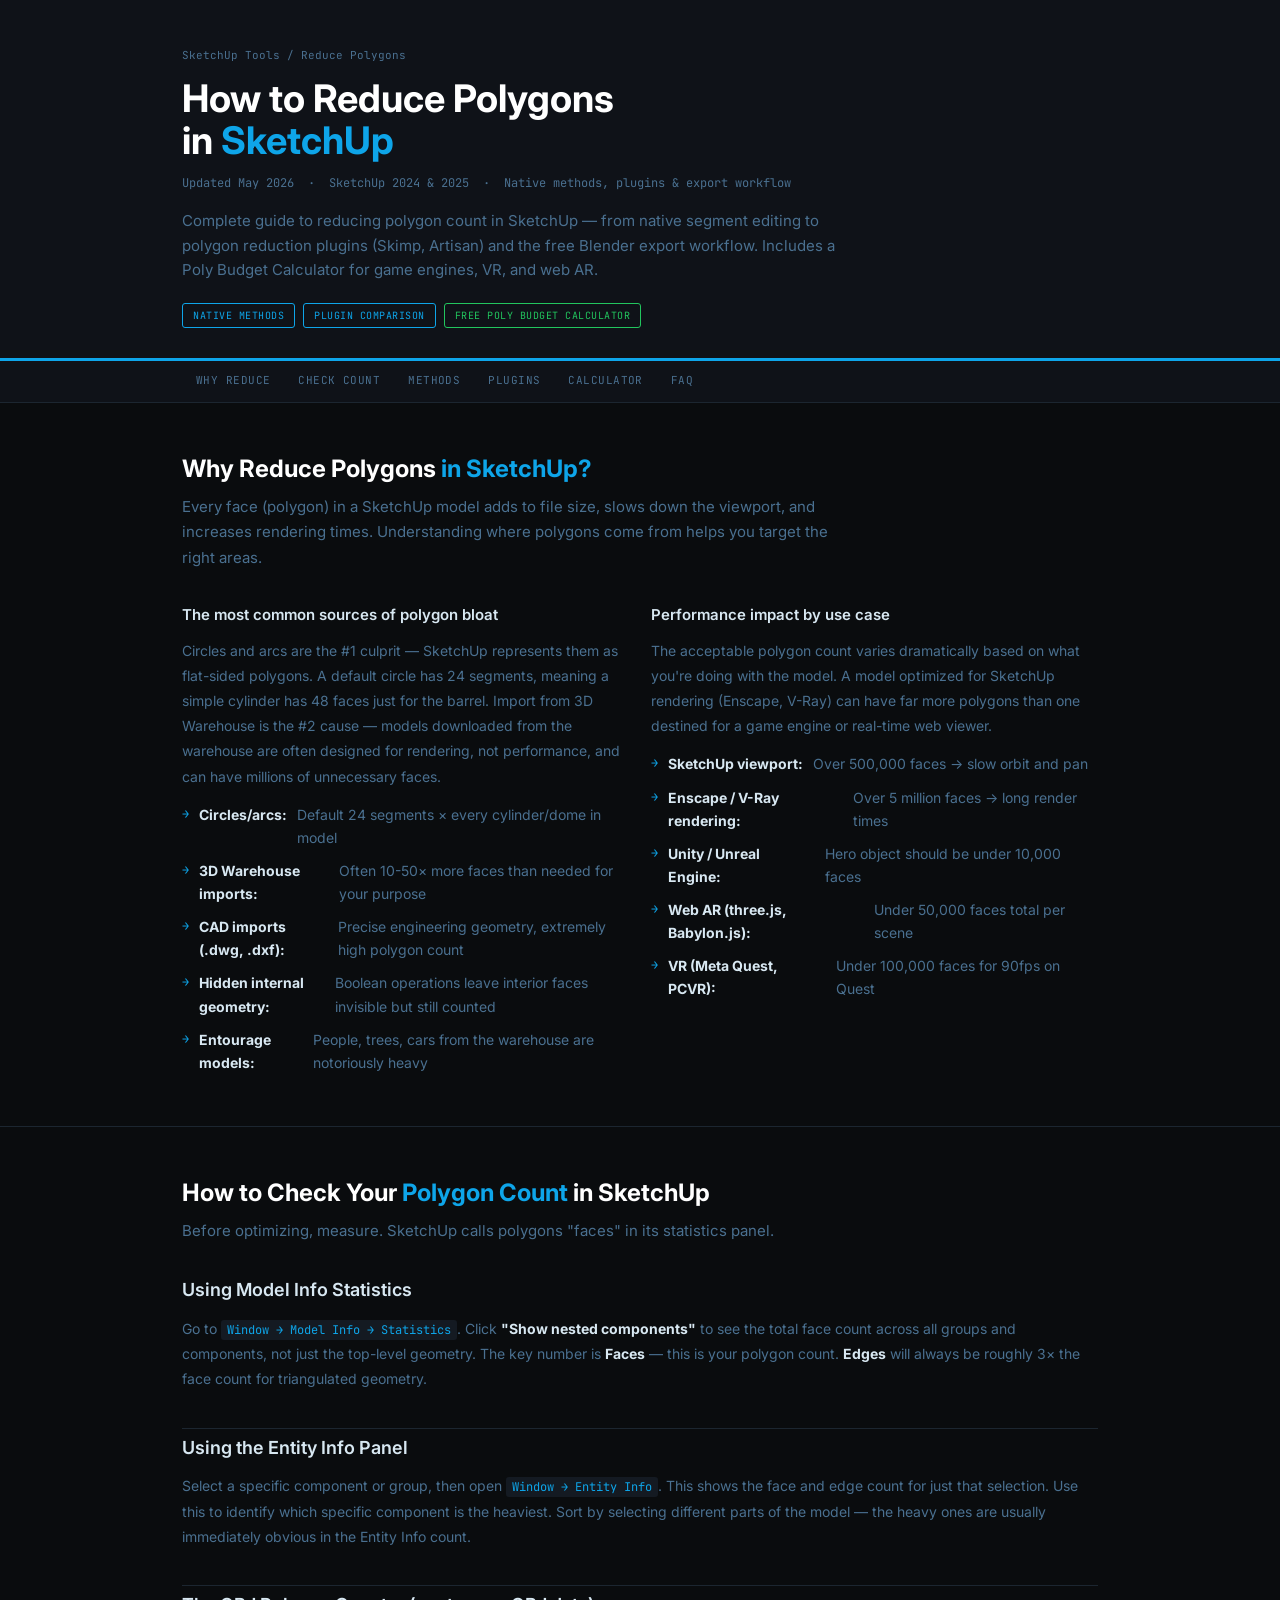
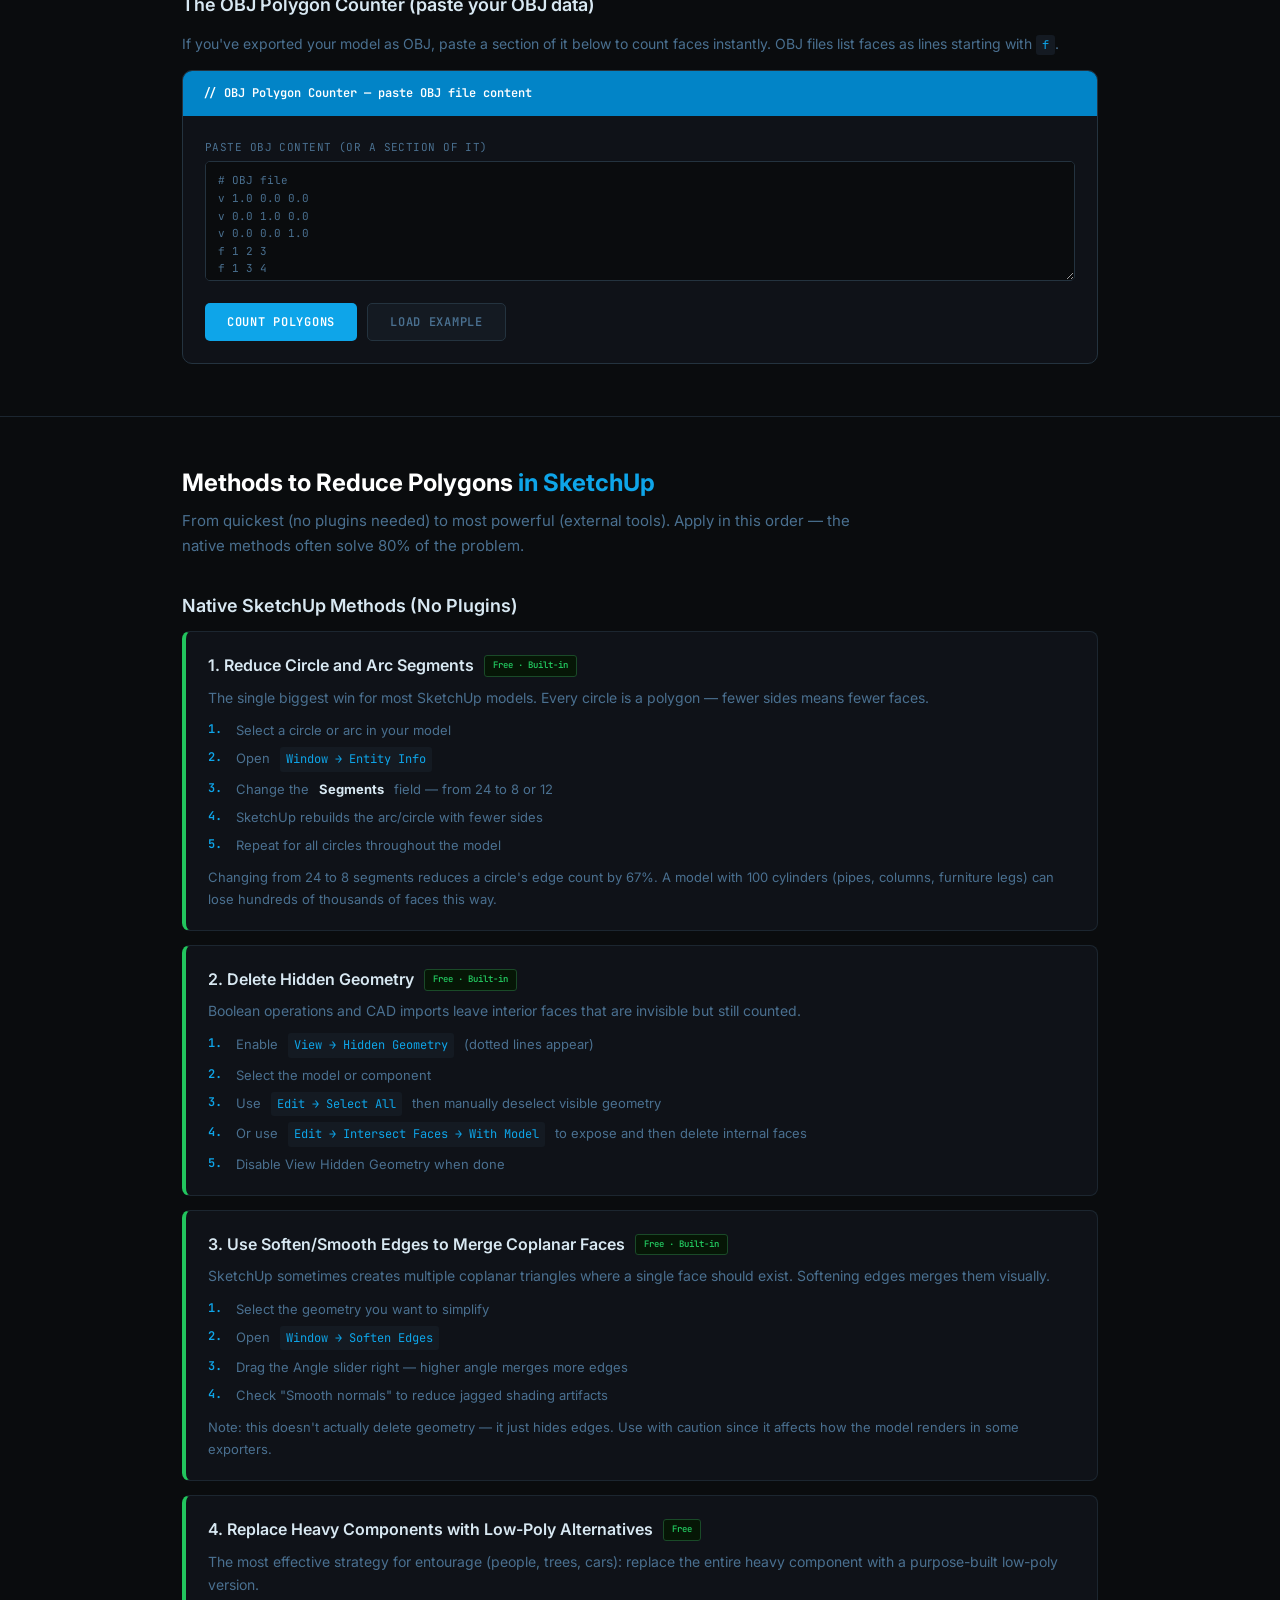
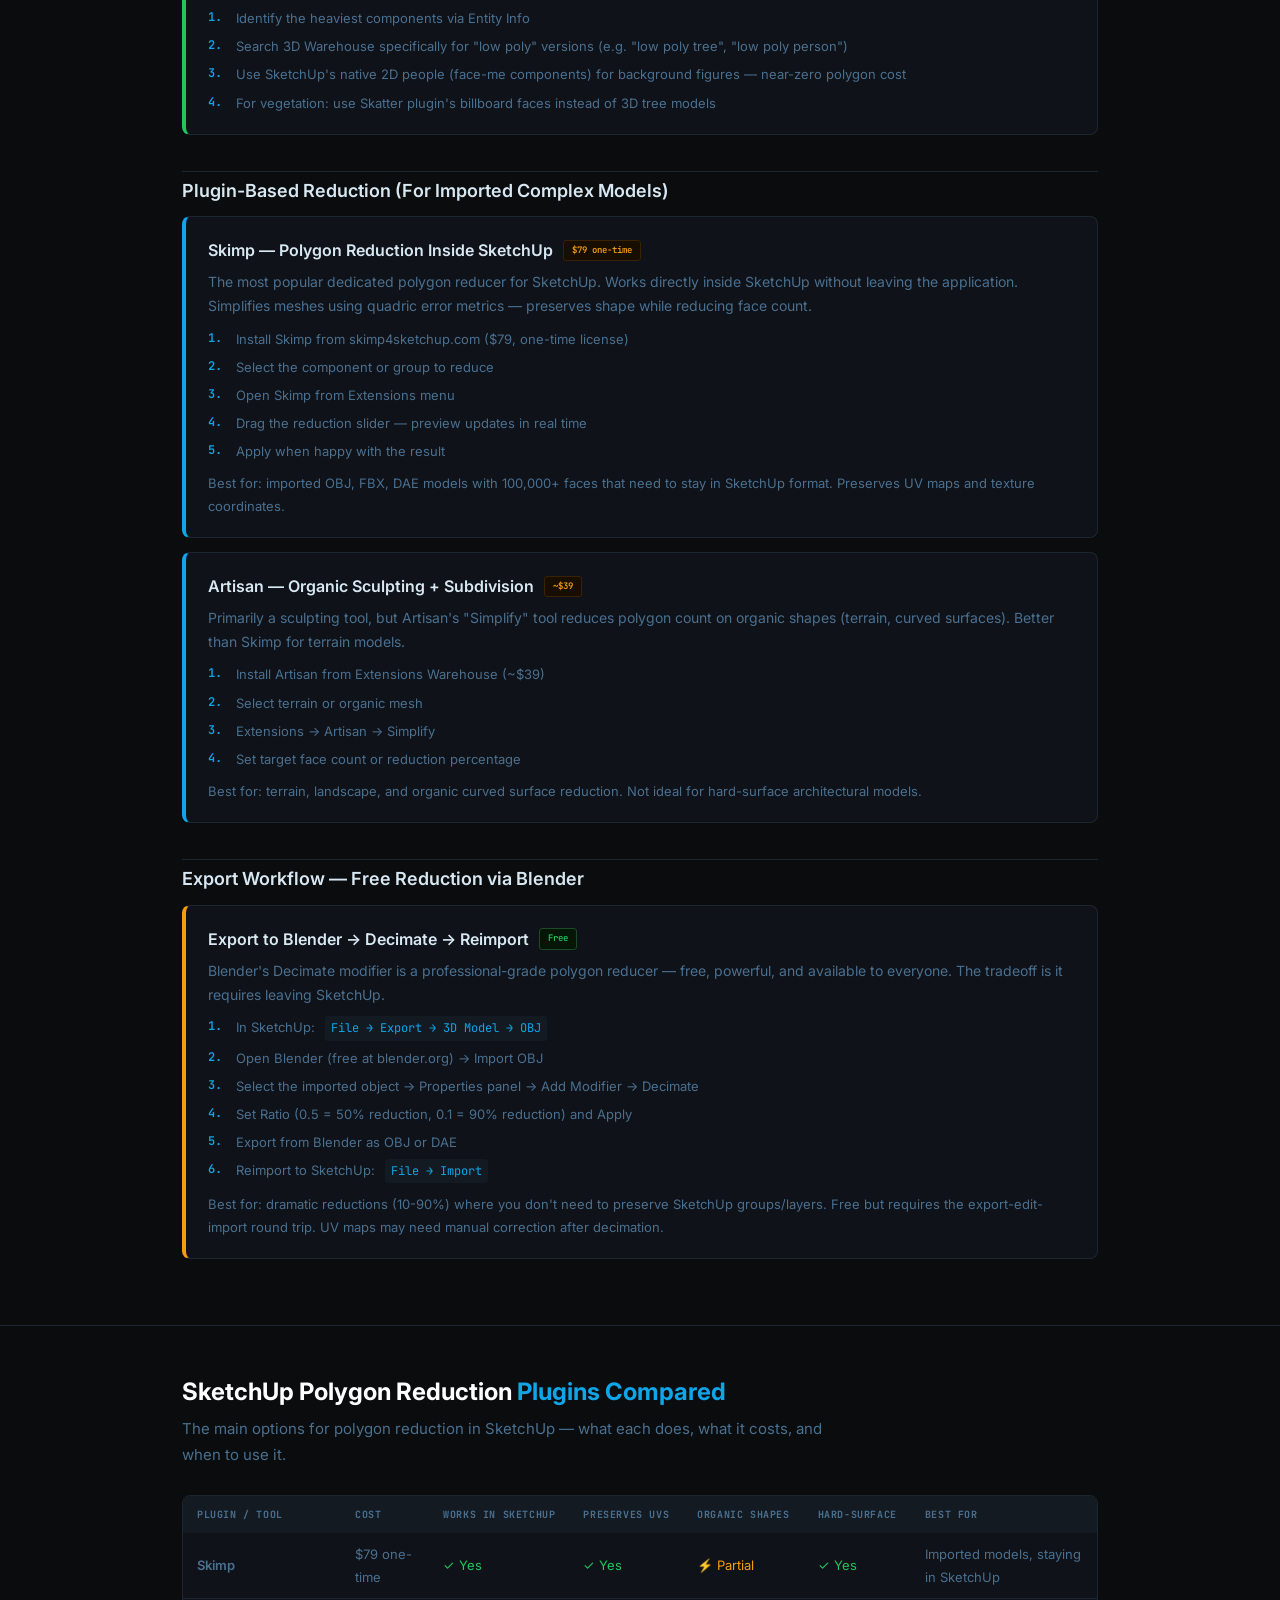
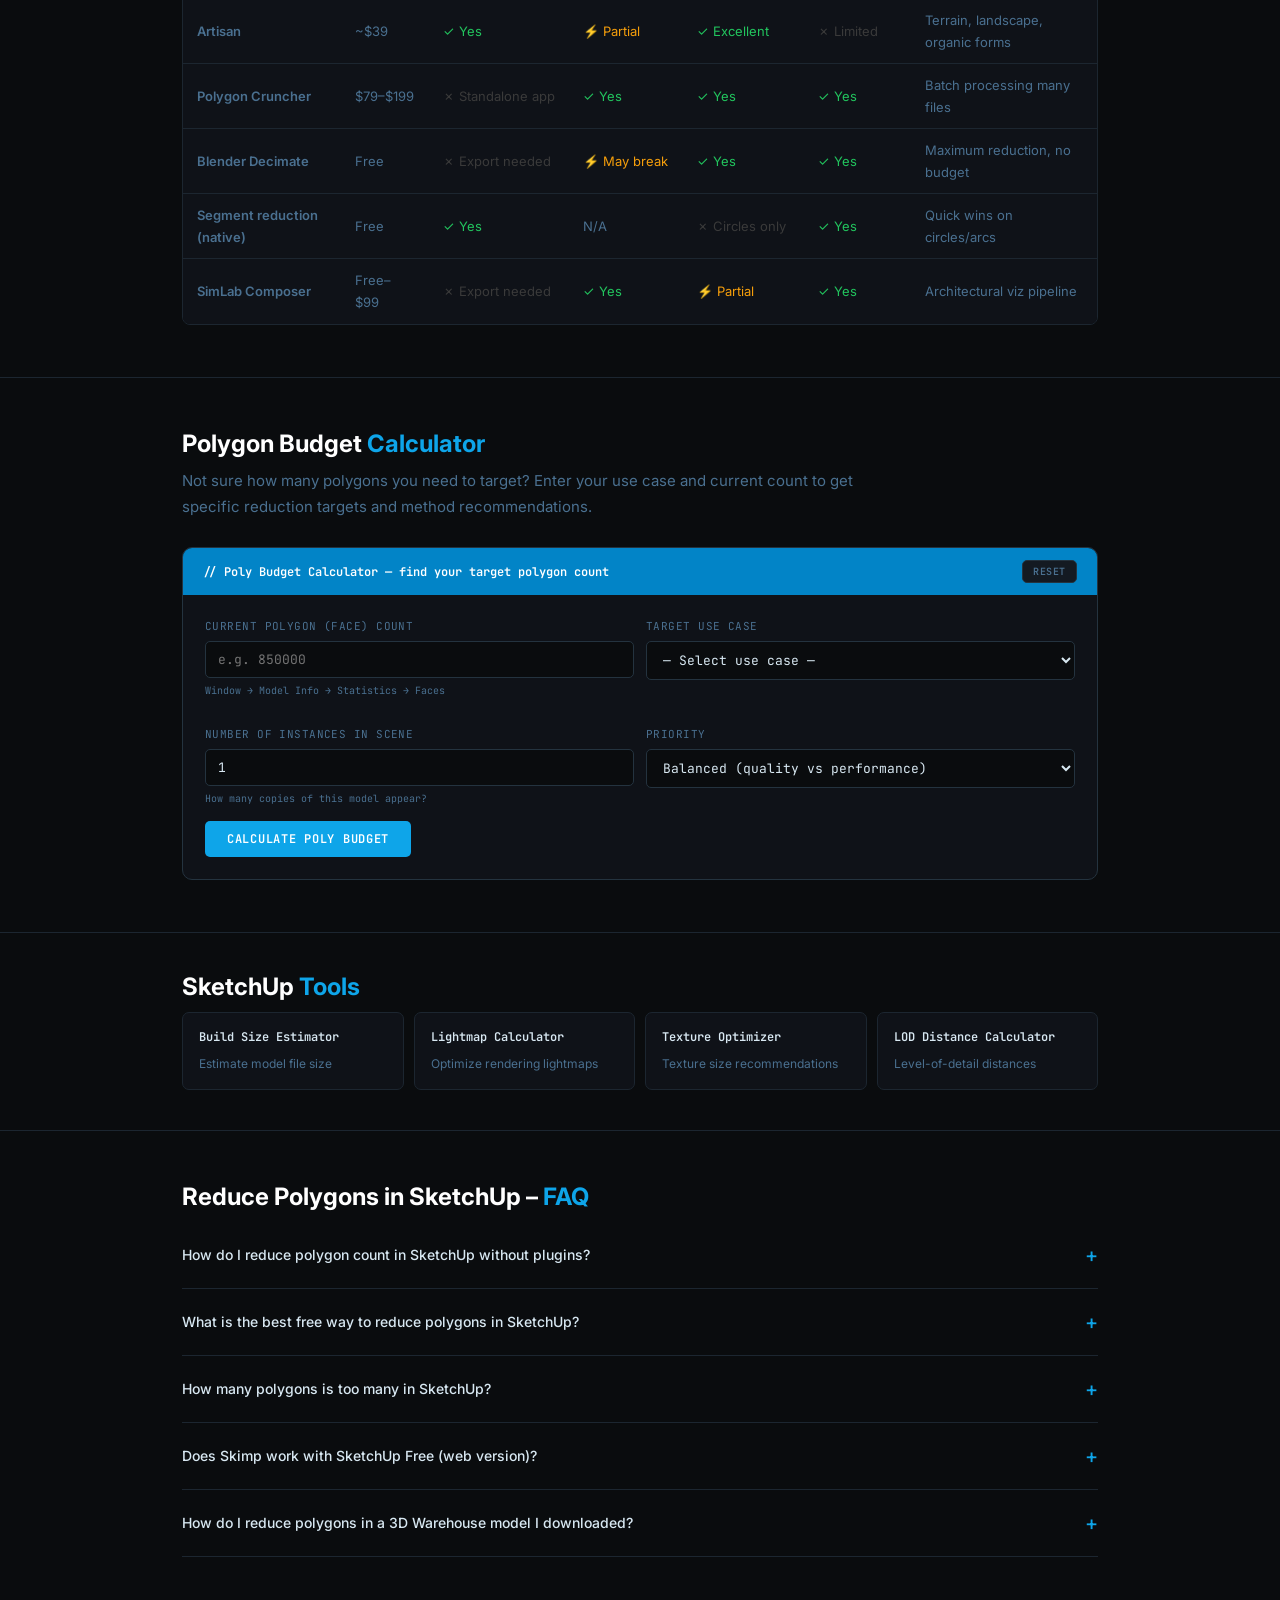
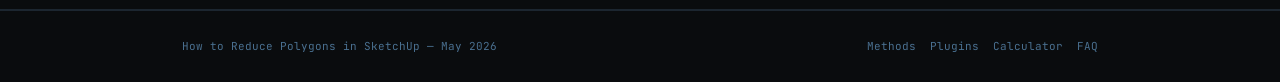
<file: index.html>
<!DOCTYPE html>
<html lang="en">
<head>
<meta charset="UTF-8">
<meta name="viewport" content="width=device-width, initial-scale=1.0">
<meta name="google-site-verification" content="PkLa_ViOo6FAHpvh8SacceMb95o9tePRdrqLNBz9X1M" />

<title>How to Reduce Polygons in SketchUp – Methods, Plugins & Poly Budget Calculator</title>
<meta name="description" content="Complete guide to reducing polygons in SketchUp. Native methods (circle segments, geometry cleanup), best plugins (Skimp, Artisan, Polygon Cruncher), and a free Poly Budget Calculator for game engines, VR, and web use.">
<link rel="canonical" href="https://franrivalbigprojects.github.io/sketchup-tools/reduce-polygons/">

<script type="application/ld+json">
{
  "@context": "https://schema.org",
  "@type": "HowTo",
  "name": "How to Reduce Polygons in SketchUp",
  "description": "Step-by-step guide to reducing polygon count in SketchUp using native tools and plugins.",
  "step": [
    { "@type": "HowToStep", "name": "Check your current polygon count", "text": "In SketchUp, go to Window > Model Info > Statistics and click 'Show nested components' to see total faces and edges." },
    { "@type": "HowToStep", "name": "Reduce circle and arc segments", "text": "Select a circle or arc, right-click > Entity Info and reduce the number of segments. Default is 24; reducing to 8-12 saves 50-67% of edge geometry." },
    { "@type": "HowToStep", "name": "Delete hidden geometry", "text": "Enable View > Hidden Geometry, select and delete unnecessary internal faces that accumulate from imports and boolean operations." },
    { "@type": "HowToStep", "name": "Use a polygon reduction plugin", "text": "For complex imported models, use Skimp ($79), Artisan (free trial), or export to Blender and use its Decimate modifier for free polygon reduction." }
  ]
}
</script>

<script type="application/ld+json">
{
  "@context": "https://schema.org",
  "@type": "FAQPage",
  "mainEntity": [
    {
      "@type": "Question",
      "name": "How do I reduce polygon count in SketchUp?",
      "acceptedAnswer": { "@type": "Answer", "text": "The fastest native methods: (1) Reduce circle/arc segments — select a circle, open Entity Info, lower segment count from 24 to 8-12. (2) Delete hidden geometry via View > Hidden Geometry. (3) Use Soften/Smooth Edges to merge coplanar faces. (4) For imported models with thousands of faces, use the Skimp plugin ($79) or export as OBJ to Blender and use the free Decimate modifier, then reimport." }
    },
    {
      "@type": "Question",
      "name": "What is the best plugin to reduce polygons in SketchUp?",
      "acceptedAnswer": { "@type": "Answer", "text": "Skimp is the most popular dedicated polygon reduction plugin for SketchUp ($79 one-time). It works inside SketchUp, handles complex imported models, and preserves UV maps. Artisan is better for organic sculpting. For free options: export to OBJ, use Blender's Decimate modifier, then reimport to SketchUp." }
    },
    {
      "@type": "Question",
      "name": "How many polygons should a SketchUp model have?",
      "acceptedAnswer": { "@type": "Answer", "text": "Target polygon counts depend on the end use. For SketchUp rendering (V-Ray, Enscape): under 2 million faces per scene. For game engines (Unity/Unreal): hero props 1,000-10,000 faces, background props 100-500. For web/AR: under 50,000 faces per model. For VR: total scene under 100,000 faces for 90fps. Use the Poly Budget Calculator on this page to get specific targets for your use case." }
    }
  ]
}
</script>

<link rel="preconnect" href="https://fonts.googleapis.com">
<link rel="preconnect" href="https://fonts.gstatic.com" crossorigin>
<link href="https://fonts.googleapis.com/css2?family=Inter:wght@300;400;500;600;700&family=JetBrains+Mono:wght@400;500;600&display=swap" rel="stylesheet">

<style>
*, *::before, *::after { box-sizing: border-box; margin: 0; padding: 0; }

:root {
  --bg:     #0a0c0e;
  --bg2:    #0f1218;
  --bg3:    #141a22;
  --border: #1c2630;
  --border2:#24333f;
  --text:   #d8e8f2;
  --muted:  #4a7090;
  --accent: #0ea5e9;
  --accent2:#0284c7;
  --green:  #22c55e;
  --green-dim:#061606;
  --orange: #f59e0b;
  --orange-dim:#180e00;
  --red:    #f87171;
  --mono:   'JetBrains Mono', monospace;
  --sans:   'Inter', sans-serif;
}

html { scroll-behavior: smooth; }
body { background: var(--bg); color: var(--text); font-family: var(--sans); font-size: 15px; line-height: 1.7; }
.container { max-width: 960px; margin: 0 auto; padding: 0 22px; }

/* HEADER */
header { background: var(--bg2); border-bottom: 3px solid var(--accent); padding: 46px 0 30px; }
.breadcrumb { font-family: var(--mono); font-size: 11px; color: var(--muted); margin-bottom: 12px; }
.breadcrumb a { color: var(--muted); text-decoration: none; }
h1 { font-size: clamp(22px, 4vw, 38px); font-weight: 700; line-height: 1.1; color: #fff; margin-bottom: 12px; }
h1 em { color: var(--accent); font-style: normal; }
.byline { font-family: var(--mono); font-size: 12px; color: var(--muted); margin-bottom: 14px; }
.lead { font-size: 15px; color: var(--muted); max-width: 660px; line-height: 1.65; margin-bottom: 20px; }
.header-pills { display: flex; gap: 8px; flex-wrap: wrap; }
.pill { font-family: var(--mono); font-size: 10px; padding: 3px 10px; border: 1px solid var(--border2); border-radius: 3px; color: var(--muted); text-transform: uppercase; letter-spacing: 0.05em; }
.pill.hi { border-color: var(--accent); color: var(--accent); }
.pill.green { border-color: var(--green); color: var(--green); }

/* NAV */
.nav-bar { background: var(--bg2); border-bottom: 1px solid var(--border); position: sticky; top: 0; z-index: 100; }
.nav-bar .container { display: flex; overflow-x: auto; }
.nav-bar a { font-family: var(--mono); font-size: 11px; color: var(--muted); text-decoration: none; padding: 10px 14px; white-space: nowrap; border-bottom: 2px solid transparent; text-transform: uppercase; letter-spacing: 0.04em; transition: color 0.15s, border-color 0.15s; }
.nav-bar a:hover { color: var(--accent); border-bottom-color: var(--accent); }

/* SECTIONS */
section { padding: 52px 0; border-bottom: 1px solid var(--border); }
h2 { font-size: 24px; font-weight: 700; margin-bottom: 10px; color: #fff; line-height: 1.2; }
h2 em { color: var(--accent); font-style: normal; }
.section-lead { color: var(--muted); font-size: 15px; margin-bottom: 28px; max-width: 680px; line-height: 1.7; }
h3 { font-size: 18px; font-weight: 600; color: var(--text); margin: 36px 0 10px; padding-top: 4px; border-top: 1px solid var(--border); }
h3:first-of-type { border-top: none; margin-top: 0; }
h4 { font-family: var(--mono); font-size: 12px; color: var(--muted); margin: 18px 0 8px; text-transform: uppercase; letter-spacing: 0.06em; }
p { margin-bottom: 14px; color: var(--muted); font-size: 14px; line-height: 1.8; }
p:last-child { margin-bottom: 0; }
code { font-family: var(--mono); font-size: 12px; background: var(--bg3); padding: 2px 6px; border-radius: 3px; color: var(--accent); }
strong { color: var(--text); }

/* TIP BLOCKS */
.tip-list { list-style: none; display: flex; flex-direction: column; gap: 10px; margin-top: 10px; }
.tip-list li { font-size: 14px; color: var(--muted); display: flex; gap: 10px; line-height: 1.65; }
.tip-list li::before { content: '→'; color: var(--accent); font-family: var(--mono); font-size: 12px; flex-shrink: 0; margin-top: 2px; }
.tip-list li strong { color: var(--text); }

/* METHOD BLOCKS */
.method-block { background: var(--bg2); border: 1px solid var(--border); border-radius: 8px; padding: 20px 22px; margin-bottom: 14px; border-left: 4px solid; }
.method-block.native  { border-left-color: var(--green); }
.method-block.plugin  { border-left-color: var(--accent); }
.method-block.export  { border-left-color: var(--orange); }
.method-title { font-size: 16px; font-weight: 600; color: var(--text); margin-bottom: 6px; display: flex; align-items: center; gap: 10px; }
.method-badge { font-family: var(--mono); font-size: 9px; padding: 2px 8px; border-radius: 3px; }
.badge-free { background: var(--green-dim); color: var(--green); border: 1px solid #1a4a28; }
.badge-paid { background: var(--orange-dim); color: var(--orange); border: 1px solid #3a2200; }
.method-desc { font-size: 14px; color: var(--muted); line-height: 1.7; }
.method-steps { list-style: none; margin-top: 10px; display: flex; flex-direction: column; gap: 6px; counter-reset: step-counter; }
.method-steps li { font-size: 13px; color: var(--muted); display: flex; gap: 10px; }
.method-steps li::before { counter-increment: step-counter; content: counter(step-counter)'.'; color: var(--accent); font-family: var(--mono); font-size: 12px; font-weight: 600; flex-shrink: 0; min-width: 18px; }

/* PLUGIN TABLE */
.plugin-table-wrap { overflow-x: auto; border: 1px solid var(--border); border-radius: 8px; }
.plugin-table { width: 100%; border-collapse: collapse; background: var(--bg2); font-size: 13px; }
.plugin-table thead { background: var(--bg3); }
.plugin-table thead th { font-family: var(--mono); font-size: 10px; text-transform: uppercase; letter-spacing: 0.06em; padding: 10px 14px; text-align: left; color: var(--muted); white-space: nowrap; }
.plugin-table tbody tr { border-bottom: 1px solid var(--border); transition: background 0.1s; }
.plugin-table tbody tr:last-child { border-bottom: none; }
.plugin-table tbody tr:hover { background: var(--bg3); }
.plugin-table td { padding: 10px 14px; color: var(--muted); }
.td-plugin { font-weight: 600; color: var(--text); }
.c-y { color: var(--green); } .c-n { color: #3a3a3a; } .c-p { color: var(--orange); }

/* TOOLS */
.tool-wrap { background: var(--bg2); border: 1.5px solid var(--border2); border-radius: 10px; overflow: hidden; }
.tool-head { background: var(--accent2); padding: 12px 20px; font-family: var(--mono); font-size: 12px; font-weight: 600; color: #fff; display: flex; justify-content: space-between; align-items: center; }
.tool-body { padding: 22px; }
.field { margin-bottom: 14px; }
.field label { display: block; font-family: var(--mono); font-size: 11px; color: var(--muted); text-transform: uppercase; letter-spacing: 0.04em; margin-bottom: 5px; }
.field select, .field input { width: 100%; background: var(--bg); border: 1px solid var(--border2); color: var(--text); font-family: var(--mono); font-size: 13px; padding: 9px 12px; border-radius: 5px; outline: none; transition: border-color 0.2s; }
.field select:focus, .field input:focus { border-color: var(--accent); }
.field-hint { font-family: var(--mono); font-size: 10px; color: var(--muted); margin-top: 4px; }
.inp-grid { display: grid; grid-template-columns: 1fr 1fr; gap: 12px; }
.btn { font-family: var(--mono); font-size: 12px; font-weight: 600; padding: 10px 22px; border-radius: 5px; cursor: pointer; text-transform: uppercase; letter-spacing: 0.06em; transition: all 0.15s; border: none; }
.btn-primary { background: var(--accent); color: #fff; }
.btn-primary:hover { background: var(--accent2); }
.btn-sec { background: var(--bg3); border: 1px solid var(--border2); color: var(--muted); }
.btn-sec:hover { border-color: var(--accent); color: var(--accent); }

/* RESULT CARDS */
.result-row { display: grid; grid-template-columns: repeat(auto-fill, minmax(180px, 1fr)); gap: 10px; margin-top: 18px; }
.result-card { background: var(--bg3); border: 1px solid var(--border); border-radius: 6px; padding: 14px; }
.result-val { font-family: var(--mono); font-size: 22px; font-weight: 600; display: block; color: var(--accent); }
.result-label { font-family: var(--mono); font-size: 10px; color: var(--muted); text-transform: uppercase; letter-spacing: 0.04em; margin-top: 3px; }
.result-note { font-size: 12px; color: var(--muted); margin-top: 4px; }
.reduction-bar-wrap { margin-top: 16px; }
.rb-label { font-family: var(--mono); font-size: 11px; color: var(--muted); margin-bottom: 6px; }
.rb-row { display: flex; align-items: center; gap: 10px; margin-bottom: 6px; }
.rb-pct { font-family: var(--mono); font-size: 11px; color: var(--muted); min-width: 40px; }
.rb-track { flex: 1; height: 6px; background: var(--border); border-radius: 3px; overflow: hidden; }
.rb-fill { height: 100%; border-radius: 3px; background: var(--accent); }
.rb-val { font-family: var(--mono); font-size: 12px; color: var(--text); min-width: 80px; text-align: right; }
.verdict-box { background: var(--bg3); border: 1px solid var(--border); border-radius: 6px; padding: 14px; margin-top: 14px; }
.verdict-title { font-family: var(--mono); font-size: 11px; color: var(--muted); text-transform: uppercase; letter-spacing: 0.04em; margin-bottom: 6px; }
.verdict-text { font-size: 13px; color: var(--text); line-height: 1.65; }

/* OBJ COUNTER */
.obj-textarea { width: 100%; height: 120px; background: var(--bg); border: 1px solid var(--border2); color: var(--text); font-family: var(--mono); font-size: 12px; padding: 10px 12px; border-radius: 5px; outline: none; resize: vertical; line-height: 1.6; }
.obj-textarea:focus { border-color: var(--accent); }
.obj-textarea::placeholder { color: var(--muted); font-size: 11px; }

/* INFO GRID */
.info-grid { display: grid; grid-template-columns: 1fr 1fr; gap: 22px; margin-top: 8px; }
.info-block h3 { margin-top: 0; border-top: none; font-size: 15px; }

/* TOOLS NAV */
.tools-grid { display: grid; grid-template-columns: repeat(auto-fill, minmax(185px, 1fr)); gap: 10px; margin-top: 8px; }
.tool-nav-card { background: var(--bg2); border: 1px solid var(--border); border-radius: 7px; padding: 14px 16px; text-decoration: none; display: block; transition: border-color 0.15s; }
.tool-nav-card:hover { border-color: var(--accent); }
.tnc-name { font-family: var(--mono); font-size: 12px; font-weight: 600; color: var(--text); display: block; margin-bottom: 3px; }
.tnc-desc { font-size: 12px; color: var(--muted); }

/* FAQ */
.faq-item { border-bottom: 1px solid var(--border); }
.faq-q { display: flex; justify-content: space-between; align-items: center; gap: 12px; padding: 16px 0; cursor: pointer; font-size: 14px; font-weight: 500; user-select: none; color: var(--text); }
.faq-toggle { font-size: 20px; color: var(--accent); flex-shrink: 0; transition: transform 0.2s; }
.faq-item.open .faq-toggle { transform: rotate(45deg); }
.faq-a { max-height: 0; overflow: hidden; transition: max-height 0.35s ease, padding 0.3s; font-size: 14px; color: var(--muted); line-height: 1.75; }
.faq-item.open .faq-a { max-height: 500px; padding-bottom: 16px; }

footer { border-top: 1px solid var(--border); padding: 26px 0; font-family: var(--mono); font-size: 11px; color: var(--muted); }
footer .container { display: flex; justify-content: space-between; align-items: center; flex-wrap: wrap; gap: 12px; }
footer nav { display: flex; gap: 14px; flex-wrap: wrap; }
footer nav a { color: var(--muted); text-decoration: none; }
footer nav a:hover { color: var(--accent); }

@media (max-width: 640px) {
  .inp-grid { grid-template-columns: 1fr; }
  .info-grid { grid-template-columns: 1fr; }
  footer .container { flex-direction: column; }
}
</style>
</head>

<body>

<header>
  <div class="container">
    <p class="breadcrumb"><a href="../">SketchUp Tools</a> / Reduce Polygons</p>
    <h1>How to Reduce Polygons<br>in <em>SketchUp</em></h1>
    <p class="byline">Updated May 2026 &nbsp;·&nbsp; SketchUp 2024 & 2025 &nbsp;·&nbsp; Native methods, plugins & export workflow</p>
    <p class="lead">Complete guide to reducing polygon count in SketchUp — from native segment editing to polygon reduction plugins (Skimp, Artisan) and the free Blender export workflow. Includes a Poly Budget Calculator for game engines, VR, and web AR.</p>
    <div class="header-pills">
      <span class="pill hi">Native methods</span>
      <span class="pill hi">Plugin comparison</span>
      <span class="pill green">Free Poly Budget Calculator</span>
    </div>
  </div>
</header>

<nav class="nav-bar">
  <div class="container">
    <a href="#why">Why Reduce</a>
    <a href="#check">Check Count</a>
    <a href="#methods">Methods</a>
    <a href="#plugins">Plugins</a>
    <a href="#calculator">Calculator</a>
    <a href="#faq">FAQ</a>
  </div>
</nav>

<!-- WHY REDUCE -->
<section id="why">
  <div class="container">
    <h2>Why Reduce Polygons <em>in SketchUp?</em></h2>
    <p class="section-lead">Every face (polygon) in a SketchUp model adds to file size, slows down the viewport, and increases rendering times. Understanding where polygons come from helps you target the right areas.</p>

    <div class="info-grid">
      <div class="info-block">
        <h3>The most common sources of polygon bloat</h3>
        <p>Circles and arcs are the #1 culprit — SketchUp represents them as flat-sided polygons. A default circle has 24 segments, meaning a simple cylinder has 48 faces just for the barrel. Import from 3D Warehouse is the #2 cause — models downloaded from the warehouse are often designed for rendering, not performance, and can have millions of unnecessary faces.</p>
        <ul class="tip-list">
          <li><strong>Circles/arcs:</strong> Default 24 segments × every cylinder/dome in model</li>
          <li><strong>3D Warehouse imports:</strong> Often 10-50× more faces than needed for your purpose</li>
          <li><strong>CAD imports (.dwg, .dxf):</strong> Precise engineering geometry, extremely high polygon count</li>
          <li><strong>Hidden internal geometry:</strong> Boolean operations leave interior faces invisible but still counted</li>
          <li><strong>Entourage models:</strong> People, trees, cars from the warehouse are notoriously heavy</li>
        </ul>
      </div>
      <div class="info-block">
        <h3>Performance impact by use case</h3>
        <p>The acceptable polygon count varies dramatically based on what you're doing with the model. A model optimized for SketchUp rendering (Enscape, V-Ray) can have far more polygons than one destined for a game engine or real-time web viewer.</p>
        <ul class="tip-list">
          <li><strong>SketchUp viewport:</strong> Over 500,000 faces → slow orbit and pan</li>
          <li><strong>Enscape / V-Ray rendering:</strong> Over 5 million faces → long render times</li>
          <li><strong>Unity / Unreal Engine:</strong> Hero object should be under 10,000 faces</li>
          <li><strong>Web AR (three.js, Babylon.js):</strong> Under 50,000 faces total per scene</li>
          <li><strong>VR (Meta Quest, PCVR):</strong> Under 100,000 faces for 90fps on Quest</li>
        </ul>
      </div>
    </div>
  </div>
</section>

<!-- CHECK COUNT -->
<section id="check">
  <div class="container">
    <h2>How to Check Your <em>Polygon Count</em> in SketchUp</h2>
    <p class="section-lead">Before optimizing, measure. SketchUp calls polygons "faces" in its statistics panel.</p>

    <h3>Using Model Info Statistics</h3>
    <p>Go to <code>Window → Model Info → Statistics</code>. Click <strong>"Show nested components"</strong> to see the total face count across all groups and components, not just the top-level geometry. The key number is <strong>Faces</strong> — this is your polygon count. <strong>Edges</strong> will always be roughly 3× the face count for triangulated geometry.</p>

    <h3>Using the Entity Info Panel</h3>
    <p>Select a specific component or group, then open <code>Window → Entity Info</code>. This shows the face and edge count for just that selection. Use this to identify which specific component is the heaviest. Sort by selecting different parts of the model — the heavy ones are usually immediately obvious in the Entity Info count.</p>

    <h3>The OBJ Polygon Counter (paste your OBJ data)</h3>
    <p>If you've exported your model as OBJ, paste a section of it below to count faces instantly. OBJ files list faces as lines starting with <code>f</code>.</p>

    <div class="tool-wrap" style="margin-top:14px;">
      <div class="tool-head">
        <span>// OBJ Polygon Counter — paste OBJ file content</span>
      </div>
      <div class="tool-body">
        <div class="field">
          <label>Paste OBJ content (or a section of it)</label>
          <textarea class="obj-textarea" id="obj-input"
            placeholder="# OBJ file&#10;v 1.0 0.0 0.0&#10;v 0.0 1.0 0.0&#10;v 0.0 0.0 1.0&#10;f 1 2 3&#10;f 1 3 4&#10;f 2 3 4&#10;..."></textarea>
        </div>
        <div style="display:flex;gap:10px;flex-wrap:wrap;">
          <button class="btn btn-primary" onclick="countOBJ()">Count Polygons</button>
          <button class="btn btn-sec" onclick="loadOBJExample()">Load Example</button>
        </div>
        <div id="obj-result" style="display:none;margin-top:16px;">
          <div class="result-row" id="obj-stats"></div>
          <div class="verdict-box" id="obj-verdict"></div>
        </div>
      </div>
    </div>
  </div>
</section>

<!-- METHODS -->
<section id="methods">
  <div class="container">
    <h2>Methods to Reduce Polygons <em>in SketchUp</em></h2>
    <p class="section-lead">From quickest (no plugins needed) to most powerful (external tools). Apply in this order — the native methods often solve 80% of the problem.</p>

    <h3>Native SketchUp Methods (No Plugins)</h3>

    <div class="method-block native">
      <div class="method-title">1. Reduce Circle and Arc Segments <span class="method-badge badge-free">Free · Built-in</span></div>
      <div class="method-desc">The single biggest win for most SketchUp models. Every circle is a polygon — fewer sides means fewer faces.
        <ol class="method-steps">
          <li>Select a circle or arc in your model</li>
          <li>Open <code>Window → Entity Info</code></li>
          <li>Change the <strong>Segments</strong> field — from 24 to 8 or 12</li>
          <li>SketchUp rebuilds the arc/circle with fewer sides</li>
          <li>Repeat for all circles throughout the model</li>
        </ol>
        <div style="margin-top:10px;font-size:13px;color:var(--muted);">Changing from 24 to 8 segments reduces a circle's edge count by 67%. A model with 100 cylinders (pipes, columns, furniture legs) can lose hundreds of thousands of faces this way.</div>
      </div>
    </div>

    <div class="method-block native">
      <div class="method-title">2. Delete Hidden Geometry <span class="method-badge badge-free">Free · Built-in</span></div>
      <div class="method-desc">Boolean operations and CAD imports leave interior faces that are invisible but still counted.
        <ol class="method-steps">
          <li>Enable <code>View → Hidden Geometry</code> (dotted lines appear)</li>
          <li>Select the model or component</li>
          <li>Use <code>Edit → Select All</code> then manually deselect visible geometry</li>
          <li>Or use <code>Edit → Intersect Faces → With Model</code> to expose and then delete internal faces</li>
          <li>Disable View Hidden Geometry when done</li>
        </ol>
      </div>
    </div>

    <div class="method-block native">
      <div class="method-title">3. Use Soften/Smooth Edges to Merge Coplanar Faces <span class="method-badge badge-free">Free · Built-in</span></div>
      <div class="method-desc">SketchUp sometimes creates multiple coplanar triangles where a single face should exist. Softening edges merges them visually.
        <ol class="method-steps">
          <li>Select the geometry you want to simplify</li>
          <li>Open <code>Window → Soften Edges</code></li>
          <li>Drag the Angle slider right — higher angle merges more edges</li>
          <li>Check "Smooth normals" to reduce jagged shading artifacts</li>
        </ol>
        <div style="margin-top:10px;font-size:13px;color:var(--muted);">Note: this doesn't actually delete geometry — it just hides edges. Use with caution since it affects how the model renders in some exporters.</div>
      </div>
    </div>

    <div class="method-block native">
      <div class="method-title">4. Replace Heavy Components with Low-Poly Alternatives <span class="method-badge badge-free">Free</span></div>
      <div class="method-desc">The most effective strategy for entourage (people, trees, cars): replace the entire heavy component with a purpose-built low-poly version.
        <ol class="method-steps">
          <li>Identify the heaviest components via Entity Info</li>
          <li>Search 3D Warehouse specifically for "low poly" versions (e.g. "low poly tree", "low poly person")</li>
          <li>Use SketchUp's native 2D people (face-me components) for background figures — near-zero polygon cost</li>
          <li>For vegetation: use Skatter plugin's billboard faces instead of 3D tree models</li>
        </ol>
      </div>
    </div>

    <h3>Plugin-Based Reduction (For Imported Complex Models)</h3>

    <div class="method-block plugin">
      <div class="method-title">Skimp — Polygon Reduction Inside SketchUp <span class="method-badge badge-paid">$79 one-time</span></div>
      <div class="method-desc">The most popular dedicated polygon reducer for SketchUp. Works directly inside SketchUp without leaving the application. Simplifies meshes using quadric error metrics — preserves shape while reducing face count.
        <ol class="method-steps">
          <li>Install Skimp from skimp4sketchup.com ($79, one-time license)</li>
          <li>Select the component or group to reduce</li>
          <li>Open Skimp from Extensions menu</li>
          <li>Drag the reduction slider — preview updates in real time</li>
          <li>Apply when happy with the result</li>
        </ol>
        <div style="margin-top:10px;font-size:13px;color:var(--muted);">Best for: imported OBJ, FBX, DAE models with 100,000+ faces that need to stay in SketchUp format. Preserves UV maps and texture coordinates.</div>
      </div>
    </div>

    <div class="method-block plugin">
      <div class="method-title">Artisan — Organic Sculpting + Subdivision <span class="method-badge badge-paid">~$39</span></div>
      <div class="method-desc">Primarily a sculpting tool, but Artisan's "Simplify" tool reduces polygon count on organic shapes (terrain, curved surfaces). Better than Skimp for terrain models.
        <ol class="method-steps">
          <li>Install Artisan from Extensions Warehouse (~$39)</li>
          <li>Select terrain or organic mesh</li>
          <li>Extensions → Artisan → Simplify</li>
          <li>Set target face count or reduction percentage</li>
        </ol>
        <div style="margin-top:10px;font-size:13px;color:var(--muted);">Best for: terrain, landscape, and organic curved surface reduction. Not ideal for hard-surface architectural models.</div>
      </div>
    </div>

    <h3>Export Workflow — Free Reduction via Blender</h3>

    <div class="method-block export">
      <div class="method-title">Export to Blender → Decimate → Reimport <span class="method-badge badge-free">Free</span></div>
      <div class="method-desc">Blender's Decimate modifier is a professional-grade polygon reducer — free, powerful, and available to everyone. The tradeoff is it requires leaving SketchUp.
        <ol class="method-steps">
          <li>In SketchUp: <code>File → Export → 3D Model → OBJ</code></li>
          <li>Open Blender (free at blender.org) → Import OBJ</li>
          <li>Select the imported object → Properties panel → Add Modifier → Decimate</li>
          <li>Set Ratio (0.5 = 50% reduction, 0.1 = 90% reduction) and Apply</li>
          <li>Export from Blender as OBJ or DAE</li>
          <li>Reimport to SketchUp: <code>File → Import</code></li>
        </ol>
        <div style="margin-top:10px;font-size:13px;color:var(--muted);">Best for: dramatic reductions (10-90%) where you don't need to preserve SketchUp groups/layers. Free but requires the export-edit-import round trip. UV maps may need manual correction after decimation.</div>
      </div>
    </div>
  </div>
</section>

<!-- PLUGINS COMPARISON -->
<section id="plugins">
  <div class="container">
    <h2>SketchUp Polygon Reduction <em>Plugins Compared</em></h2>
    <p class="section-lead">The main options for polygon reduction in SketchUp — what each does, what it costs, and when to use it.</p>

    <div class="plugin-table-wrap">
      <table class="plugin-table">
        <thead>
          <tr><th>Plugin / Tool</th><th>Cost</th><th>Works in SketchUp</th><th>Preserves UVs</th><th>Organic shapes</th><th>Hard-surface</th><th>Best for</th></tr>
        </thead>
        <tbody>
          <tr><td class="td-plugin">Skimp</td><td>$79 one-time</td><td><span class="c-y">✓ Yes</span></td><td><span class="c-y">✓ Yes</span></td><td><span class="c-p">⚡ Partial</span></td><td><span class="c-y">✓ Yes</span></td><td>Imported models, staying in SketchUp</td></tr>
          <tr><td class="td-plugin">Artisan</td><td>~$39</td><td><span class="c-y">✓ Yes</span></td><td><span class="c-p">⚡ Partial</span></td><td><span class="c-y">✓ Excellent</span></td><td><span class="c-n">✗ Limited</span></td><td>Terrain, landscape, organic forms</td></tr>
          <tr><td class="td-plugin">Polygon Cruncher</td><td>$79–$199</td><td><span class="c-n">✗ Standalone app</span></td><td><span class="c-y">✓ Yes</span></td><td><span class="c-y">✓ Yes</span></td><td><span class="c-y">✓ Yes</span></td><td>Batch processing many files</td></tr>
          <tr><td class="td-plugin">Blender Decimate</td><td>Free</td><td><span class="c-n">✗ Export needed</span></td><td><span class="c-p">⚡ May break</span></td><td><span class="c-y">✓ Yes</span></td><td><span class="c-y">✓ Yes</span></td><td>Maximum reduction, no budget</td></tr>
          <tr><td class="td-plugin">Segment reduction (native)</td><td>Free</td><td><span class="c-y">✓ Yes</span></td><td>N/A</td><td><span class="c-n">✗ Circles only</span></td><td><span class="c-y">✓ Yes</span></td><td>Quick wins on circles/arcs</td></tr>
          <tr><td class="td-plugin">SimLab Composer</td><td>Free–$99</td><td><span class="c-n">✗ Export needed</span></td><td><span class="c-y">✓ Yes</span></td><td><span class="c-p">⚡ Partial</span></td><td><span class="c-y">✓ Yes</span></td><td>Architectural viz pipeline</td></tr>
        </tbody>
      </table>
    </div>
  </div>
</section>

<!-- POLY BUDGET CALCULATOR -->
<section id="calculator">
  <div class="container">
    <h2>Polygon Budget <em>Calculator</em></h2>
    <p class="section-lead">Not sure how many polygons you need to target? Enter your use case and current count to get specific reduction targets and method recommendations.</p>

    <div class="tool-wrap">
      <div class="tool-head">
        <span>// Poly Budget Calculator — find your target polygon count</span>
        <button class="btn-sec btn" style="font-size:10px;padding:4px 10px;" onclick="resetCalc()">Reset</button>
      </div>
      <div class="tool-body">
        <div class="inp-grid">
          <div class="field">
            <label>Current polygon (face) count</label>
            <input type="number" id="calc-current" placeholder="e.g. 850000" min="0" step="1000" value="">
            <div class="field-hint">Window → Model Info → Statistics → Faces</div>
          </div>
          <div class="field">
            <label>Target use case</label>
            <select id="calc-usecase">
              <option value="">— Select use case —</option>
              <option value="sketchup_viewport">SketchUp viewport (fast navigation)</option>
              <option value="enscape">Enscape real-time rendering</option>
              <option value="vray">V-Ray / rendering (quality)</option>
              <option value="unity_hero">Unity / Unreal — hero prop</option>
              <option value="unity_bg">Unity / Unreal — background prop</option>
              <option value="unity_env">Unity / Unreal — full environment</option>
              <option value="web_ar">Web viewer / AR (three.js, Babylon.js)</option>
              <option value="vr_quest">VR — Meta Quest (standalone)</option>
              <option value="vr_pcvr">VR — PCVR (SteamVR, Index)</option>
              <option value="gltf_web">glTF web export (Shapespark, Modelo)</option>
            </select>
          </div>
          <div class="field">
            <label>Number of instances in scene</label>
            <input type="number" id="calc-instances" placeholder="1" min="1" value="1">
            <div class="field-hint">How many copies of this model appear?</div>
          </div>
          <div class="field">
            <label>Priority</label>
            <select id="calc-priority">
              <option value="balanced">Balanced (quality vs performance)</option>
              <option value="performance">Performance first (lower targets)</option>
              <option value="quality">Quality first (higher targets)</option>
            </select>
          </div>
        </div>
        <button class="btn btn-primary" onclick="calcBudget()">Calculate Poly Budget</button>

        <div id="calc-result" style="display:none;margin-top:20px;"></div>
      </div>
    </div>
  </div>
</section>

<!-- TOOLS NAV -->
<section style="padding:40px 0;border-bottom:1px solid var(--border);">
  <div class="container">
    <h2>SketchUp <em>Tools</em></h2>
    <div class="tools-grid">
      <a href="build-size-estimator/index.html" class="tool-nav-card"><span class="tnc-name">Build Size Estimator</span><span class="tnc-desc">Estimate model file size</span></a>
      <a href="lightmap-calculator/index.html" class="tool-nav-card"><span class="tnc-name">Lightmap Calculator</span><span class="tnc-desc">Optimize rendering lightmaps</span></a>
      <a href="texture-optimizer/index.html" class="tool-nav-card"><span class="tnc-name">Texture Optimizer</span><span class="tnc-desc">Texture size recommendations</span></a>
      <a href="lod-calculator/index.html" class="tool-nav-card"><span class="tnc-name">LOD Distance Calculator</span><span class="tnc-desc">Level-of-detail distances</span></a>
    </div>
  </div>
</section>

<!-- FAQ -->
<section id="faq">
  <div class="container">
    <h2>Reduce Polygons in SketchUp – <em>FAQ</em></h2>

    <div class="faq-item">
      <div class="faq-q" onclick="toggleFaq(this)">How do I reduce polygon count in SketchUp without plugins?<span class="faq-toggle">+</span></div>
      <div class="faq-a">Three native methods: (1) Reduce circle and arc segments — select any circle, open Entity Info (Window → Entity Info), change the Segments value from 24 to 8 or 12. (2) Delete hidden geometry — enable View → Hidden Geometry to reveal interior faces left by boolean operations, then delete them. (3) Use Soften/Smooth Edges (Window → Soften Edges) to merge coplanar triangles. For heavily imported models (CAD files, 3D Warehouse), these native methods may not be sufficient and you'll need Skimp or the Blender Decimate workflow.</div>
    </div>
    <div class="faq-item">
      <div class="faq-q" onclick="toggleFaq(this)">What is the best free way to reduce polygons in SketchUp?<span class="faq-toggle">+</span></div>
      <div class="faq-a">The best free method is the Blender Decimate workflow: (1) Export from SketchUp as OBJ (File → Export → 3D Model → .obj). (2) Import into Blender (free at blender.org). (3) Select the object, go to the Properties panel → wrench icon → Add Modifier → Decimate. (4) Set Ratio (0.25 = 75% reduction) and Apply. (5) Export as OBJ from Blender and reimport to SketchUp. This is free and gives professional-quality results, but requires the round-trip and may not preserve SketchUp layers/groups.</div>
    </div>
    <div class="faq-item">
      <div class="faq-q" onclick="toggleFaq(this)">How many polygons is too many in SketchUp?<span class="faq-toggle">+</span></div>
      <div class="faq-a">There's no universal limit — it depends on your hardware and use case. As general guidelines: under 200,000 faces = smooth navigation on most computers. 200,000–1,000,000 = may get sluggish, especially with textures. Over 1,000,000 faces = expect lag on most machines. The SketchUp official recommendation is to keep models as lean as possible. Check Window → Model Info → Statistics to see your current count. The Poly Budget Calculator on this page gives specific targets based on your end use (game engine, rendering, VR, web).</div>
    </div>
    <div class="faq-item">
      <div class="faq-q" onclick="toggleFaq(this)">Does Skimp work with SketchUp Free (web version)?<span class="faq-toggle">+</span></div>
      <div class="faq-a">No. Skimp (and most SketchUp plugins) require SketchUp Pro or SketchUp Go (subscription). The web-based SketchUp Free does not support extensions. If you're on SketchUp Free and need polygon reduction, the Blender export workflow is your best free option — it works regardless of which SketchUp version you have, since it operates on the exported OBJ file rather than inside SketchUp.</div>
    </div>
    <div class="faq-item">
      <div class="faq-q" onclick="toggleFaq(this)">How do I reduce polygons in a 3D Warehouse model I downloaded?<span class="faq-toggle">+</span></div>
      <div class="faq-a">3D Warehouse models often have extremely high polygon counts because they're designed for visual fidelity, not performance. Steps: (1) After importing, check the face count in Entity Info by selecting the component. (2) For models under 50,000 faces, try reducing circle segments and hidden geometry deletion. (3) For models over 50,000 faces, use Skimp ($79) to reduce them directly in SketchUp. (4) For free reduction, export as OBJ and use Blender's Decimate modifier. (5) As a workaround, search 3D Warehouse for "low poly" versions of the same object — many popular items have community-made low-poly alternatives.</div>
    </div>
  </div>
</section>

<footer>
  <div class="container">
    <span>How to Reduce Polygons in SketchUp — May 2026</span>
    <nav>
      <a href="#methods">Methods</a>
      <a href="#plugins">Plugins</a>
      <a href="#calculator">Calculator</a>
      <a href="#faq">FAQ</a>
    </nav>
  </div>
</footer>

<!-- ================================================================
     JAVASCRIPT — ES5, NO ARROW FUNCTIONS
     ================================================================ -->
<script>

/* ── POLY BUDGET DATA ── */
var BUDGETS = {
  sketchup_viewport: { name:'SketchUp Viewport', target:200000, per_instance:200000, unit:'faces total', desc:'For smooth navigation and orbit in SketchUp. Models over 500K faces cause lag on most hardware.' },
  enscape:           { name:'Enscape Rendering',  target:1000000, per_instance:500000, unit:'faces total', desc:'Enscape handles large scenes but degrades above 5M faces. Keep entourage under 50K per element.' },
  vray:              { name:'V-Ray Rendering',     target:5000000, per_instance:2000000, unit:'faces total', desc:'V-Ray is less sensitive to polygon count than real-time engines. Main concern is render time, not viewport.' },
  unity_hero:        { name:'Unity/Unreal Hero Prop', target:8000, per_instance:8000, unit:'faces per object', desc:'A hero prop the player interacts with closely. Budget 5K-15K faces. Use LODs for distance.' },
  unity_bg:          { name:'Unity/Unreal Background Prop', target:500, per_instance:500, unit:'faces per object', desc:'Background/dressing props. Stay under 500-1,000 faces. These appear in large numbers.' },
  unity_env:         { name:'Unity/Unreal Environment', target:100000, per_instance:100000, unit:'faces total scene', desc:'Total scene budget for a game level. Budget tightly — each object competes for the same pool.' },
  web_ar:            { name:'Web AR / Three.js',   target:50000, per_instance:30000, unit:'faces total scene', desc:'Web-based 3D viewers need to run on mobile browsers. Keep total scene under 50K for smooth loading.' },
  vr_quest:          { name:'Meta Quest VR',        target:100000, per_instance:50000, unit:'faces total scene', desc:'Quest renders at 90fps for two eyes. Very tight budget — aim for under 50K in complex scenes.' },
  vr_pcvr:           { name:'PCVR (SteamVR)',       target:500000, per_instance:200000, unit:'faces total scene', desc:'High-end PC VR is less constrained than Quest. Still needs 90fps — keep draw calls low.' },
  gltf_web:          { name:'glTF Web Export',      target:100000, per_instance:100000, unit:'faces total model', desc:'For Shapespark, Modelo, or glTF viewers. Aim for under 100K for fast load times over 4G.' }
};

var PRIORITY_MULTS = { balanced:1.0, performance:0.6, quality:1.5 };

function calcBudget() {
  var current   = parseInt(document.getElementById('calc-current').value) || 0;
  var usecase   = document.getElementById('calc-usecase').value;
  var instances = parseInt(document.getElementById('calc-instances').value) || 1;
  var priority  = document.getElementById('calc-priority').value;

  if (!usecase) { alert('Please select a use case.'); return; }

  var budget = BUDGETS[usecase];
  var mult   = PRIORITY_MULTS[priority];
  var target = Math.round(budget.per_instance * mult);
  var total  = target * instances;
  var needed = current > 0 ? Math.max(0, Math.round(((current - target) / current) * 100)) : 0;
  var isOver = current > 0 && current > target;

  /* Build result */
  var statsHtml = '';
  statsHtml += rcCard(fmtN(target), budget.unit, '');
  if (current > 0) {
    statsHtml += rcCard(fmtN(current), 'current faces', '');
    statsHtml += rcCard((isOver ? '-' : '') + needed + '%', 'reduction needed', '');
    if (instances > 1) { statsHtml += rcCard(fmtN(total), 'total budget (' + instances + ' instances)', ''); }
  }

  /* Reduction scenarios */
  var scenariosHtml = '';
  if (current > 0 && isOver) {
    var reductions = [25, 50, 75, 90];
    scenariosHtml = '<div class="reduction-bar-wrap"><div class="rb-label">After reducing by:</div>';
    for (var i = 0; i < reductions.length; i++) {
      var r = reductions[i];
      var after = Math.round(current * (1 - r/100));
      var barW  = Math.min(100, Math.round((after / (current || 1)) * 100));
      var color = after <= target ? 'var(--green)' : 'var(--accent)';
      scenariosHtml += '<div class="rb-row">'
        + '<span class="rb-pct">-' + r + '%</span>'
        + '<div class="rb-track"><div class="rb-fill" style="width:' + barW + '%;background:' + color + '"></div></div>'
        + '<span class="rb-val">' + fmtN(after) + ' faces ' + (after <= target ? '✓' : '') + '</span>'
        + '</div>';
    }
    scenariosHtml += '</div>';
  }

  /* Method recommendation */
  var method = '';
  if (current === 0) { method = 'Enter your current polygon count to get method recommendations.'; }
  else if (!isOver)  { method = 'Your current count (' + fmtN(current) + ') is within budget for ' + budget.name + '. No reduction needed.'; }
  else if (needed < 20) { method = 'A ' + needed + '% reduction is minor. Try reducing circle segments and deleting hidden geometry — no plugin needed.'; }
  else if (needed < 50) { method = 'A ' + needed + '% reduction is moderate. Reduce circle segments first, then use Skimp or the Blender Decimate workflow for remaining geometry.'; }
  else if (needed < 75) { method = 'A ' + needed + '% reduction is significant. Use Blender\'s Decimate modifier (free) set to ' + (100 - needed) + '% ratio, or Skimp inside SketchUp.'; }
  else                  { method = 'A ' + needed + '% reduction is aggressive. Use Blender Decimate set to ' + (100 - needed) + '% ratio. At this level, consider rebuilding key geometry at a lower poly count.'; }

  var html = '<div class="result-row">' + statsHtml + '</div>';
  if (scenariosHtml) { html += scenariosHtml; }
  html += '<div class="verdict-box"><div class="verdict-title">Recommendation</div><div class="verdict-text">' + budget.desc + '<br><br>' + method + '</div></div>';

  document.getElementById('calc-result').innerHTML = html;
  document.getElementById('calc-result').style.display = 'block';
}

function rcCard(val, label, note) {
  return '<div class="result-card"><span class="result-val">' + val + '</span><span class="result-label">' + label + '</span>' + (note ? '<div class="result-note">' + note + '</div>' : '') + '</div>';
}

function resetCalc() {
  document.getElementById('calc-current').value = '';
  document.getElementById('calc-usecase').value = '';
  document.getElementById('calc-instances').value = '1';
  document.getElementById('calc-priority').value = 'balanced';
  document.getElementById('calc-result').style.display = 'none';
}

/* ── OBJ COUNTER ── */
function countOBJ() {
  var raw = document.getElementById('obj-input').value;
  if (!raw.trim()) { alert('Paste some OBJ content first.'); return; }

  var lines = raw.split('\n');
  var faces = 0, verts = 0, normals = 0, uvs = 0, objects = 0;
  for (var i = 0; i < lines.length; i++) {
    var l = lines[i].trim();
    if (l.charAt(0) === 'f' && (l.charAt(1) === ' ' || l.charAt(1) === '\t')) {
      /* Count triangles in this face: a face with N vertices = N-2 triangles */
      var parts = l.slice(2).trim().split(/\s+/).filter(function(p) { return p.length > 0; });
      faces += Math.max(1, parts.length - 2);
    } else if (l.slice(0,2) === 'v ') { verts++; }
    else if (l.slice(0,3) === 'vn ') { normals++; }
    else if (l.slice(0,3) === 'vt ') { uvs++; }
    else if (l.charAt(0) === 'o' || l.charAt(0) === 'g') { objects++; }
  }

  var verdict = '';
  if (faces === 0) { verdict = 'No face lines (f ...) found. Make sure you pasted a valid OBJ file — face lines start with "f".'; }
  else if (faces < 1000) { verdict = 'Very low poly — suitable for any use case including mobile VR and web AR.'; }
  else if (faces < 10000) { verdict = 'Low poly — good for game engine hero props and web viewers.'; }
  else if (faces < 100000) { verdict = 'Medium poly — fine for SketchUp rendering, may need reduction for game engines.'; }
  else if (faces < 1000000) { verdict = 'High poly — OK for rendering, needs significant reduction for real-time use.'; }
  else { verdict = 'Very high poly — SketchUp will likely lag with this model. Reduction strongly recommended.'; }

  var statsHtml = rcCard(fmtN(faces), 'faces (triangles)', '')
    + rcCard(fmtN(verts), 'vertices', '')
    + (uvs ? rcCard(fmtN(uvs), 'UV coords', '') : '')
    + (objects ? rcCard(fmtN(objects), 'objects/groups', '') : '');

  document.getElementById('obj-stats').innerHTML = statsHtml;
  document.getElementById('obj-verdict').innerHTML = '<div class="verdict-title">Assessment</div><div class="verdict-text">' + verdict + '</div>';
  document.getElementById('obj-result').style.display = 'block';
}

function loadOBJExample() {
  var example = '# SketchUp OBJ Export\n# Faces: 12 (simple cube)\no Cube\nv 1.0 -1.0 -1.0\nv 1.0 -1.0 1.0\nv -1.0 -1.0 1.0\nv -1.0 -1.0 -1.0\nv 1.0 1.0 -1.0\nv 1.0 1.0 1.0\nv -1.0 1.0 1.0\nv -1.0 1.0 -1.0\nvt 0.0 0.0\nvt 1.0 0.0\nvt 1.0 1.0\nvt 0.0 1.0\nvn 0.0 -1.0 0.0\nvn 0.0 1.0 0.0\nvn 1.0 0.0 0.0\nvn -1.0 0.0 0.0\nvn 0.0 0.0 1.0\nvn 0.0 0.0 -1.0\nf 1/1/1 2/2/1 3/3/1\nf 1/1/1 3/3/1 4/4/1\nf 5/1/2 8/4/2 7/3/2\nf 5/1/2 7/3/2 6/2/2\nf 1/1/3 5/2/3 6/3/3\nf 1/1/3 6/3/3 2/4/3\nf 2/1/5 6/2/5 7/3/5\nf 2/1/5 7/3/5 3/4/5\nf 3/1/4 7/2/4 8/3/4\nf 3/1/4 8/3/4 4/4/4\nf 5/1/6 1/2/6 4/3/6\nf 5/1/6 4/3/6 8/4/6';
  document.getElementById('obj-input').value = example;
  countOBJ();
}

function fmtN(n) { return Number(n).toLocaleString('en'); }

function toggleFaq(el) {
  var item = el.parentNode;
  var isOpen = item.className.indexOf('open') !== -1;
  var all = document.querySelectorAll('.faq-item');
  for (var i = 0; i < all.length; i++) { all[i].className = 'faq-item'; }
  if (!isOpen) { item.className = 'faq-item open'; }
}

</script>
</body>
</html>
</file>
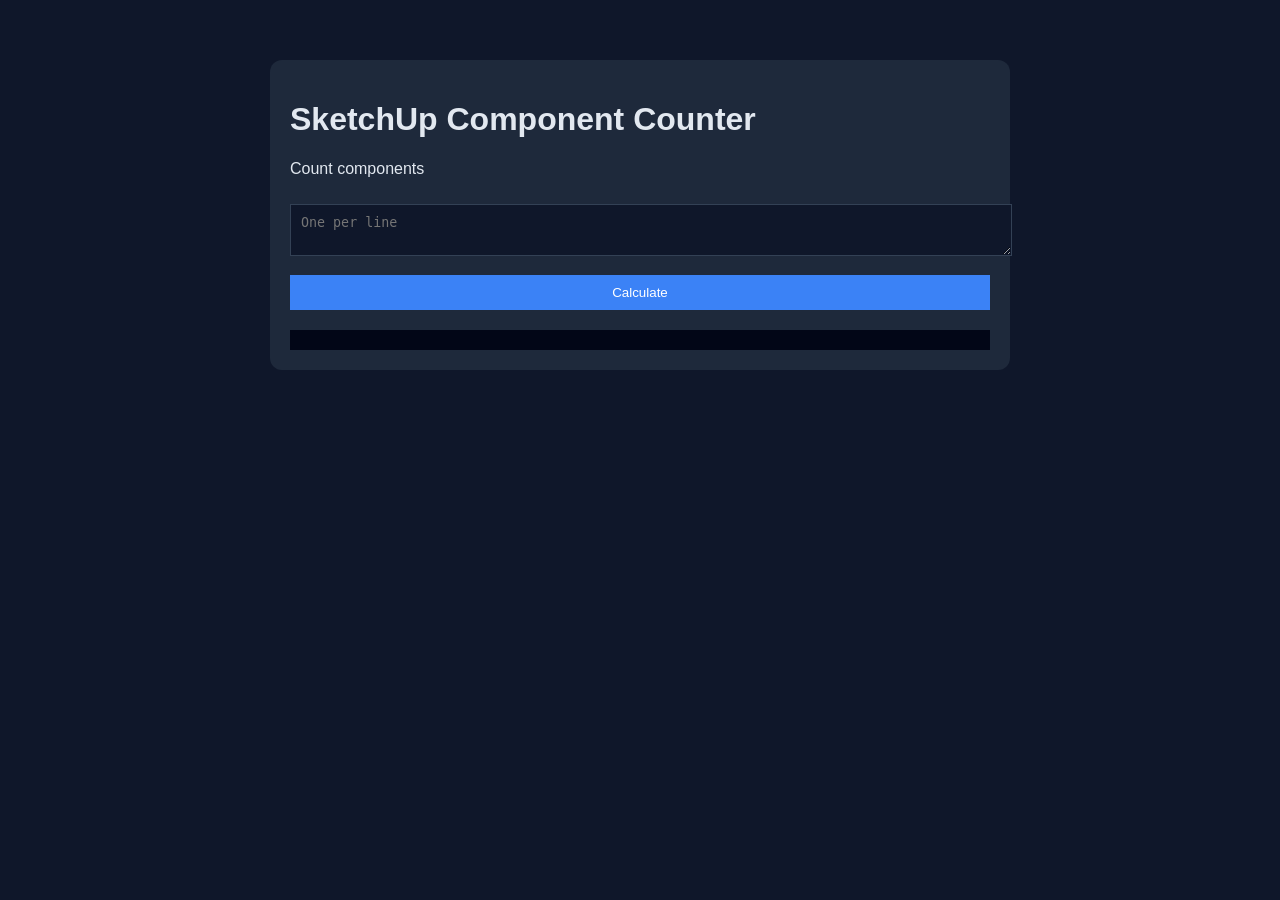
<file: component-counter/index.html>
<!DOCTYPE html>
<html lang="en">
<head>
<meta charset="UTF-8">
<title>SketchUp Component Counter</title>
<meta name="description" content="Count components">
<link rel="stylesheet" href="styles.css">
</head>
<body>
<div class="container">
<h1>SketchUp Component Counter</h1>
<p>Count components</p>

<textarea id="txt" placeholder="One per line"></textarea>

<button onclick="run()">Calculate</button>
<div class="result" id="res"></div>
</div>
<script src="script.js"></script>
</body>
</html>
</file>
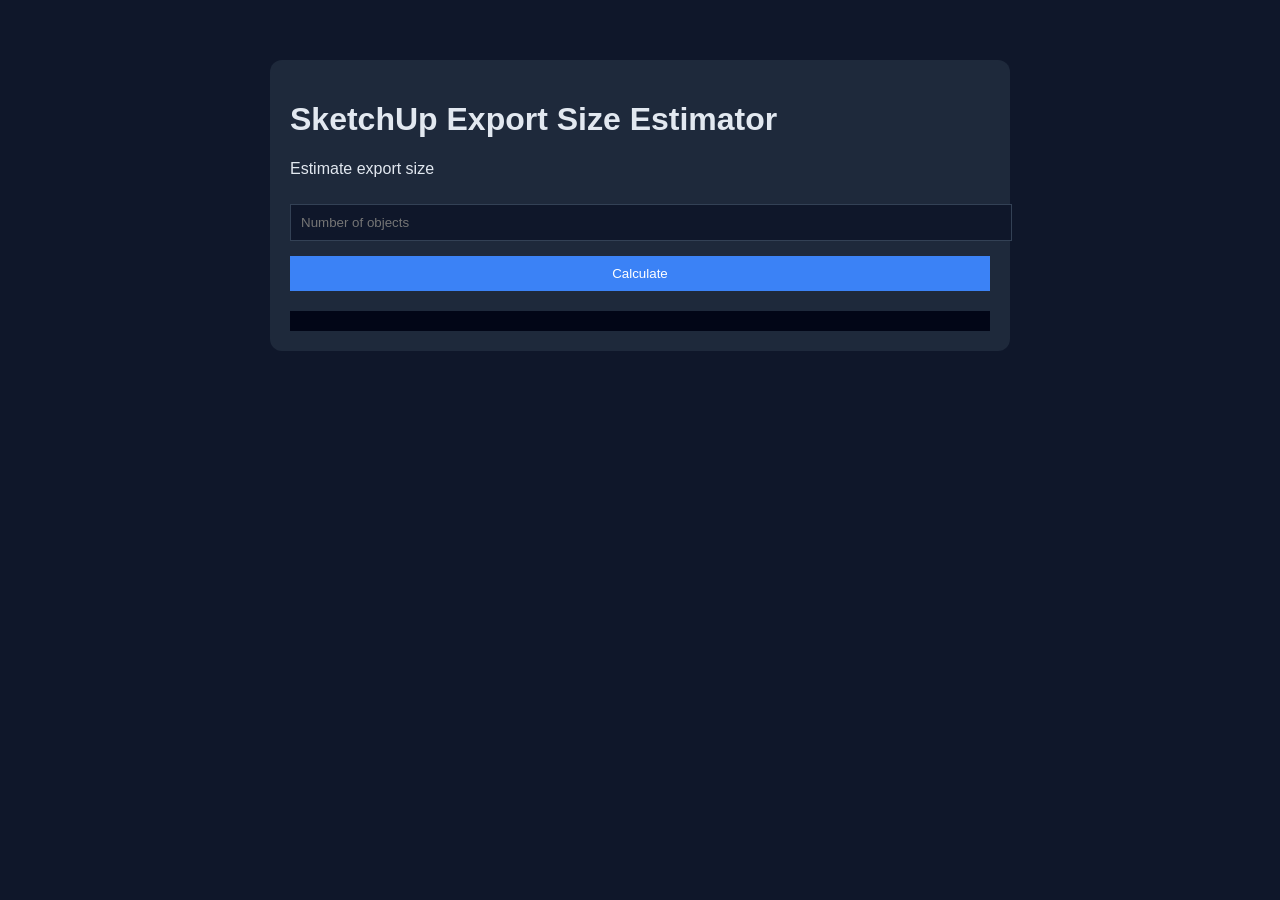
<file: export-size-estimator/index.html>
<!DOCTYPE html>
<html lang="en">
<head>
<meta charset="UTF-8">
<title>SketchUp Export Size Estimator</title>
<meta name="description" content="Estimate export size">
<link rel="stylesheet" href="styles.css">
</head>
<body>
<div class="container">
<h1>SketchUp Export Size Estimator</h1>
<p>Estimate export size</p>

<input id="obj" placeholder="Number of objects">

<button onclick="run()">Calculate</button>
<div class="result" id="res"></div>
</div>
<script src="script.js"></script>
</body>
</html>
</file>
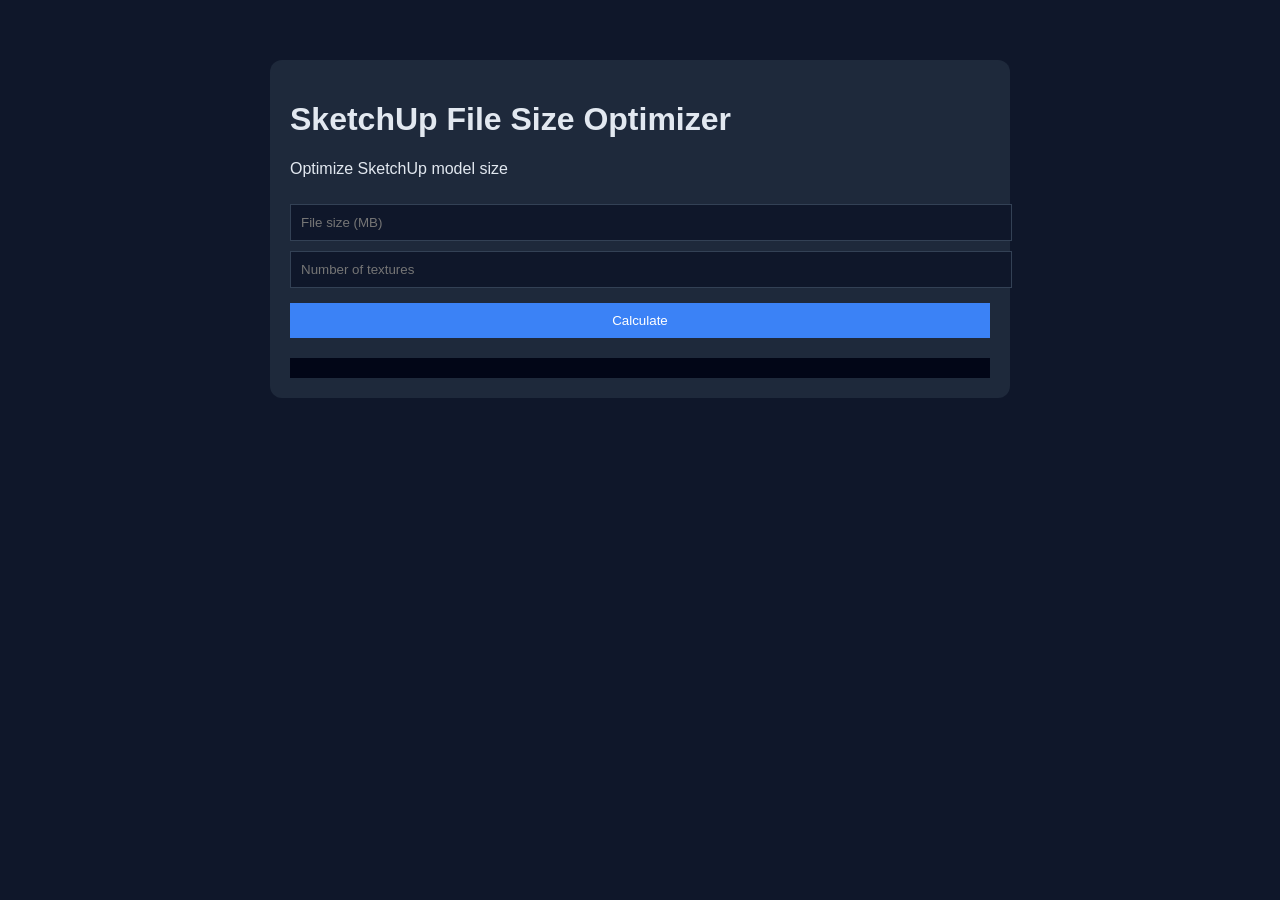
<file: file-size-optimizer/index.html>
<!DOCTYPE html>
<html lang="en">
<head>
<meta charset="UTF-8">
<title>SketchUp File Size Optimizer</title>
<meta name="description" content="Optimize SketchUp model size">
<link rel="stylesheet" href="styles.css">
</head>
<body>
<div class="container">
<h1>SketchUp File Size Optimizer</h1>
<p>Optimize SketchUp model size</p>

<input id="size" placeholder="File size (MB)">
<input id="textures" placeholder="Number of textures">

<button onclick="run()">Calculate</button>
<div class="result" id="res"></div>
</div>
<script src="script.js"></script>
</body>
</html>
</file>
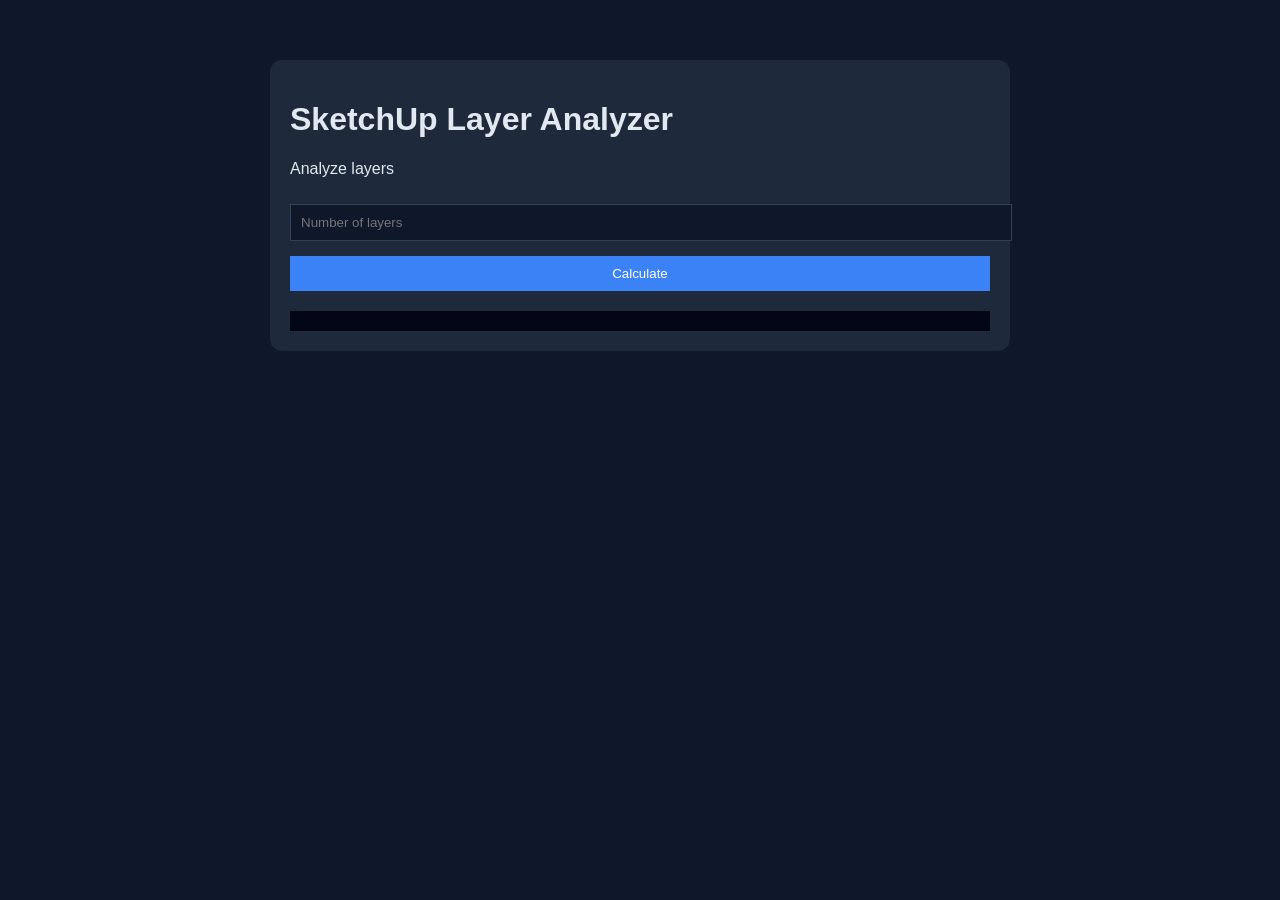
<file: layer-analyzer/index.html>
<!DOCTYPE html>
<html lang="en">
<head>
<meta charset="UTF-8">
<title>SketchUp Layer Analyzer</title>
<meta name="description" content="Analyze layers">
<link rel="stylesheet" href="styles.css">
</head>
<body>
<div class="container">
<h1>SketchUp Layer Analyzer</h1>
<p>Analyze layers</p>

<input id="layers" placeholder="Number of layers">

<button onclick="run()">Calculate</button>
<div class="result" id="res"></div>
</div>
<script src="script.js"></script>
</body>
</html>
</file>
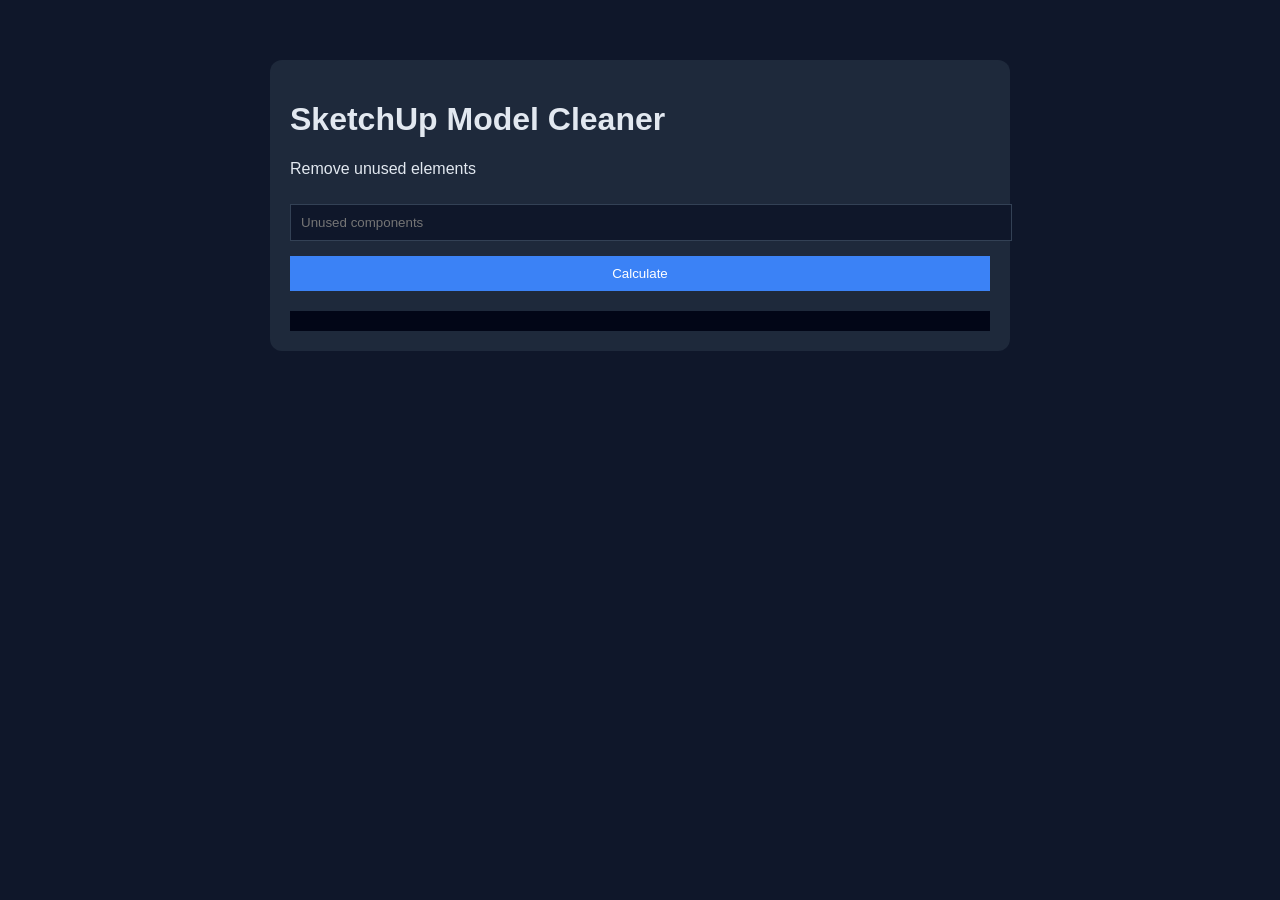
<file: model-cleaner/index.html>
<!DOCTYPE html>
<html lang="en">
<head>
<meta charset="UTF-8">
<title>SketchUp Model Cleaner</title>
<meta name="description" content="Remove unused elements">
<link rel="stylesheet" href="styles.css">
</head>
<body>
<div class="container">
<h1>SketchUp Model Cleaner</h1>
<p>Remove unused elements</p>

<input id="unused" placeholder="Unused components">

<button onclick="run()">Calculate</button>
<div class="result" id="res"></div>
</div>
<script src="script.js"></script>
</body>
</html>
</file>
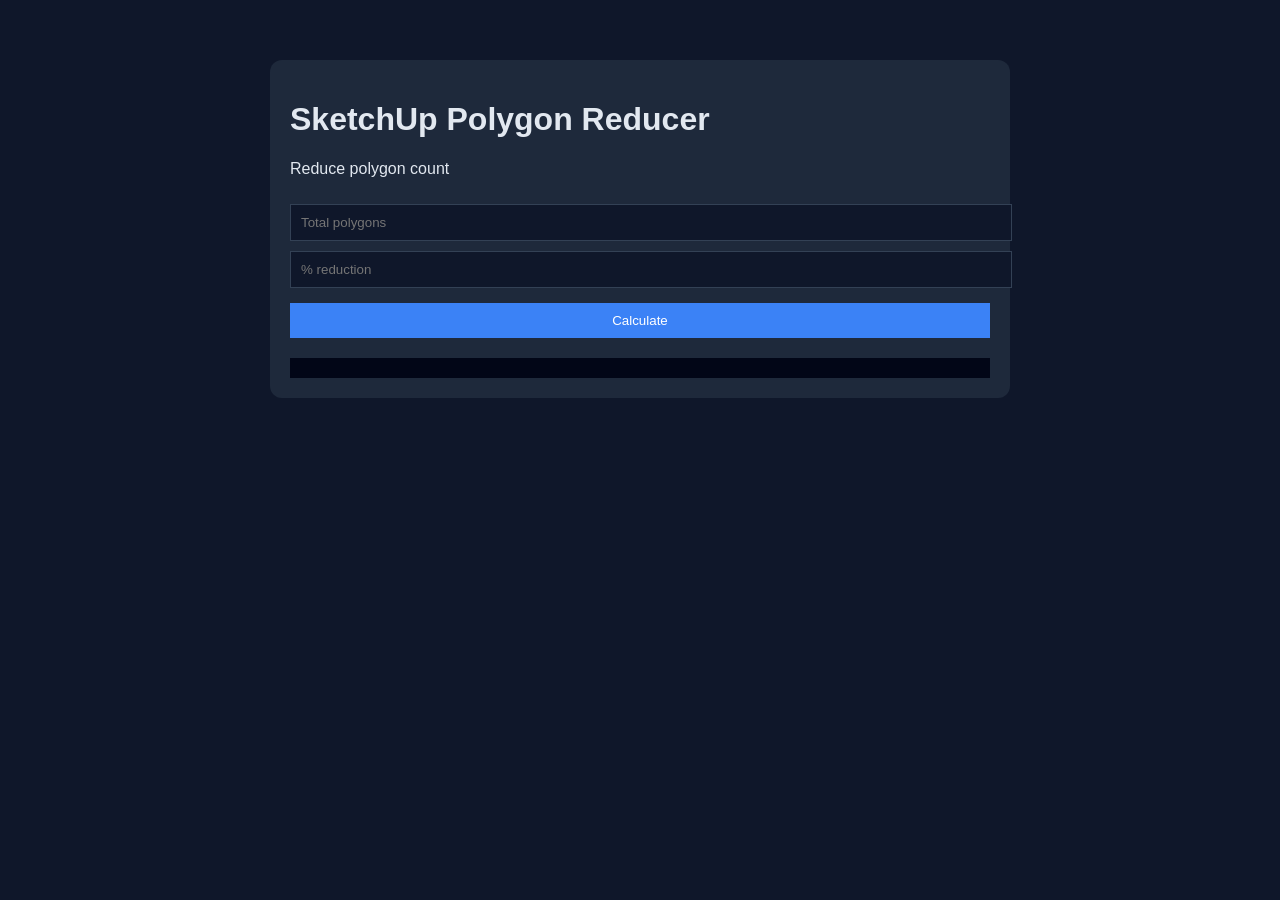
<file: polygon-reducer/index.html>
<!DOCTYPE html>
<html lang="en">
<head>
<meta charset="UTF-8">
<title>SketchUp Polygon Reducer</title>
<meta name="description" content="Reduce polygon count">
<link rel="stylesheet" href="styles.css">
</head>
<body>
<div class="container">
<h1>SketchUp Polygon Reducer</h1>
<p>Reduce polygon count</p>

<input id="poly" placeholder="Total polygons">
<input id="target" placeholder="% reduction">

<button onclick="run()">Calculate</button>
<div class="result" id="res"></div>
</div>
<script src="script.js"></script>
</body>
</html>
</file>
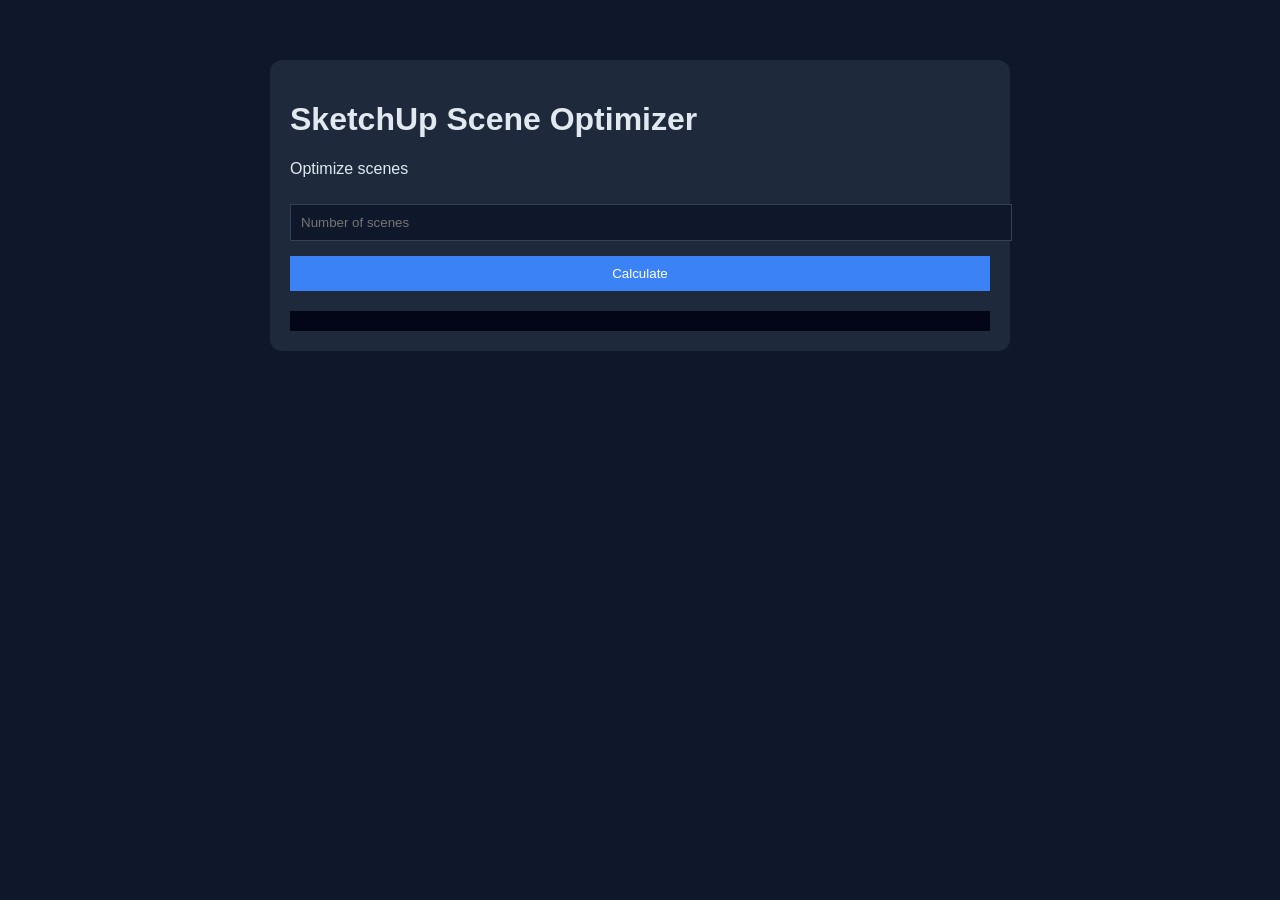
<file: scene-optimizer/index.html>
<!DOCTYPE html>
<html lang="en">
<head>
<meta charset="UTF-8">
<title>SketchUp Scene Optimizer</title>
<meta name="description" content="Optimize scenes">
<link rel="stylesheet" href="styles.css">
</head>
<body>
<div class="container">
<h1>SketchUp Scene Optimizer</h1>
<p>Optimize scenes</p>

<input id="scenes" placeholder="Number of scenes">

<button onclick="run()">Calculate</button>
<div class="result" id="res"></div>
</div>
<script src="script.js"></script>
</body>
</html>
</file>
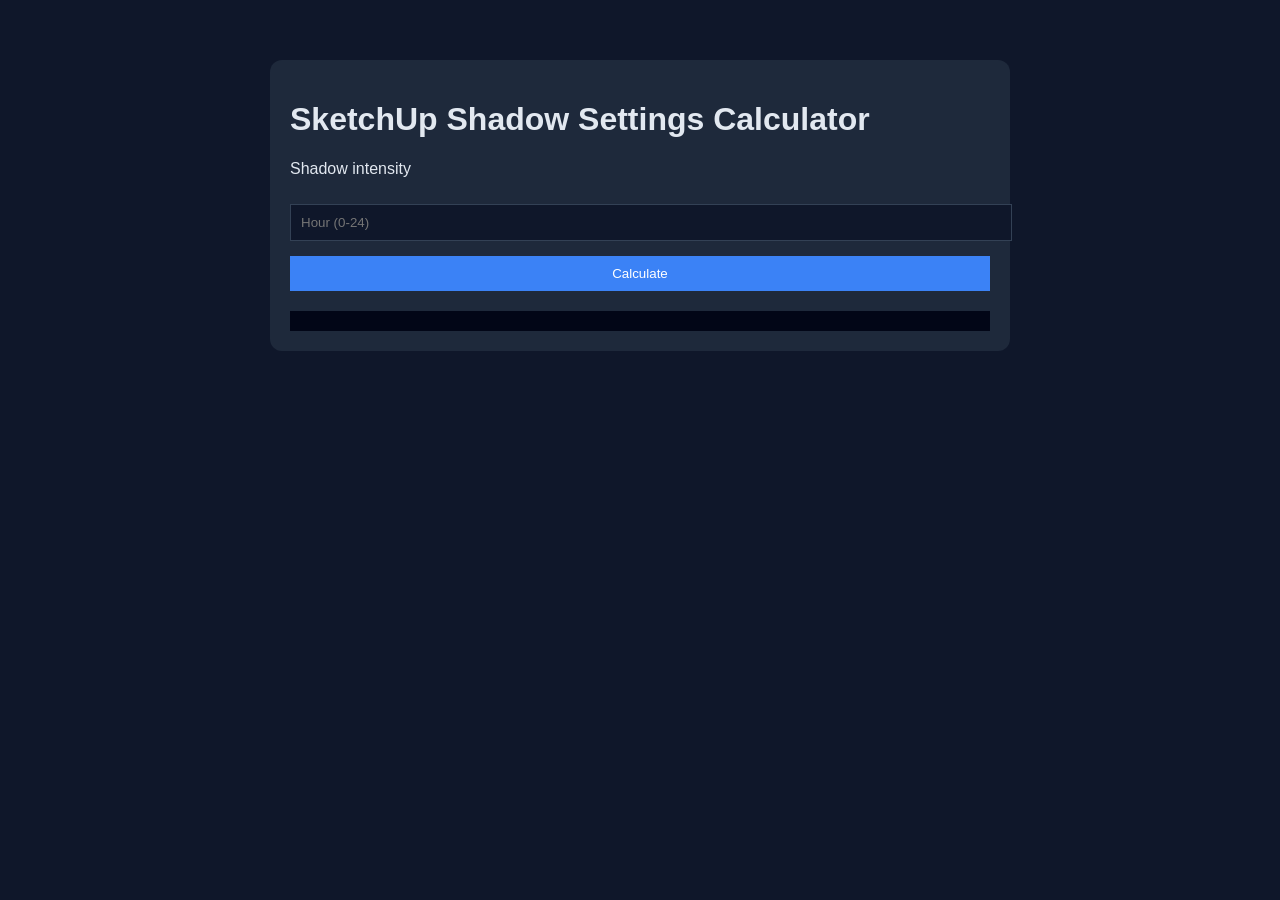
<file: shadow-calculator/index.html>
<!DOCTYPE html>
<html lang="en">
<head>
<meta charset="UTF-8">
<title>SketchUp Shadow Settings Calculator</title>
<meta name="description" content="Shadow intensity">
<link rel="stylesheet" href="styles.css">
</head>
<body>
<div class="container">
<h1>SketchUp Shadow Settings Calculator</h1>
<p>Shadow intensity</p>

<input id="time" placeholder="Hour (0-24)">

<button onclick="run()">Calculate</button>
<div class="result" id="res"></div>
</div>
<script src="script.js"></script>
</body>
</html>
</file>
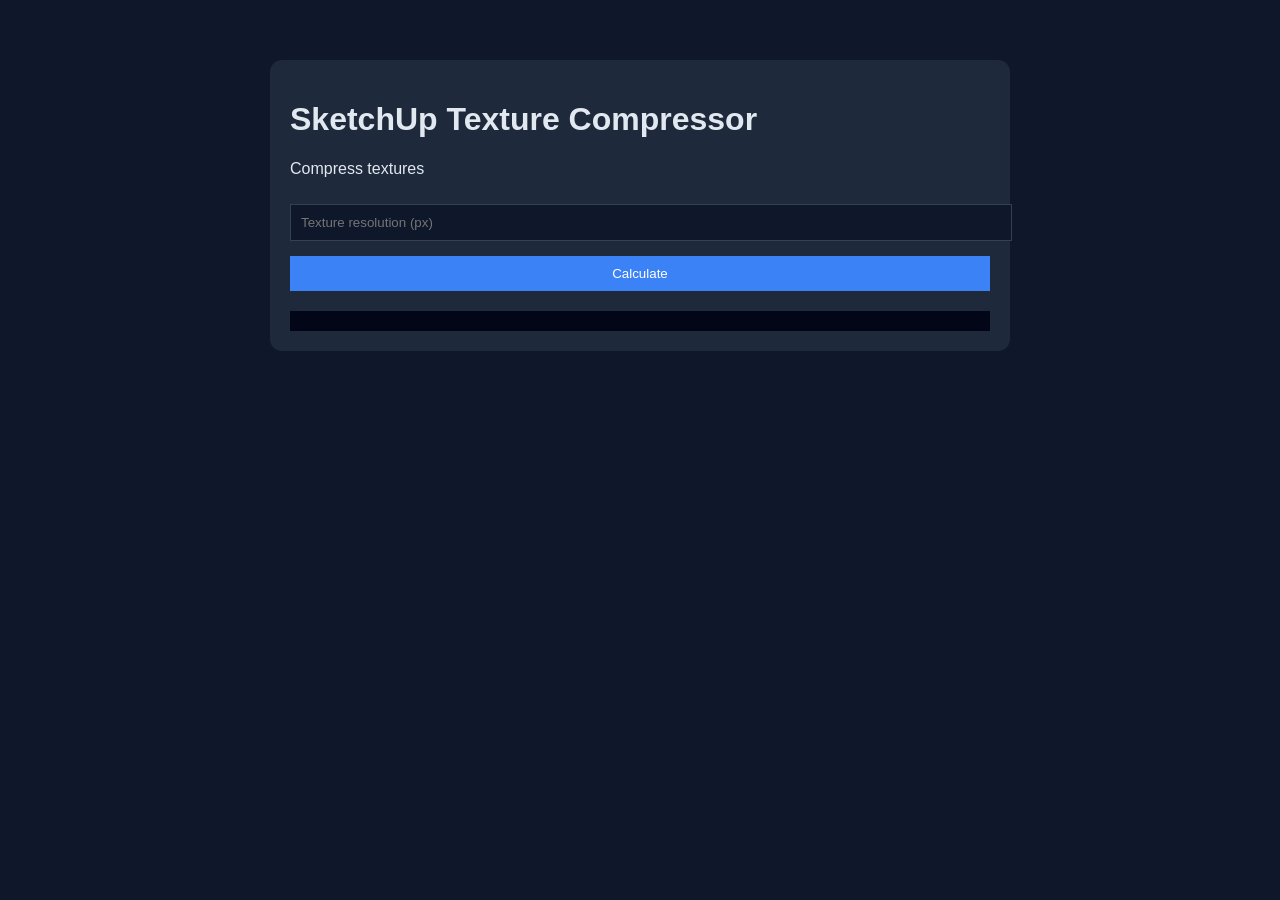
<file: texture-compressor/index.html>
<!DOCTYPE html>
<html lang="en">
<head>
<meta charset="UTF-8">
<title>SketchUp Texture Compressor</title>
<meta name="description" content="Compress textures">
<link rel="stylesheet" href="styles.css">
</head>
<body>
<div class="container">
<h1>SketchUp Texture Compressor</h1>
<p>Compress textures</p>

<input id="reso" placeholder="Texture resolution (px)">

<button onclick="run()">Calculate</button>
<div class="result" id="res"></div>
</div>
<script src="script.js"></script>
</body>
</html>
</file>
<file: component-counter/styles.css>
body{font-family:Arial;background:#0f172a;color:#e2e8f0;}
.container{max-width:700px;margin:60px auto;padding:20px;background:#1e293b;border-radius:12px;}
input,textarea{width:100%;margin-top:10px;padding:10px;background:#0f172a;color:white;border:1px solid #334155;}
button{margin-top:15px;padding:10px;width:100%;background:#3b82f6;color:white;border:none;}
.result{margin-top:20px;padding:10px;background:#020617;}
</file>
<file: export-size-estimator/styles.css>
body{font-family:Arial;background:#0f172a;color:#e2e8f0;}
.container{max-width:700px;margin:60px auto;padding:20px;background:#1e293b;border-radius:12px;}
input,textarea{width:100%;margin-top:10px;padding:10px;background:#0f172a;color:white;border:1px solid #334155;}
button{margin-top:15px;padding:10px;width:100%;background:#3b82f6;color:white;border:none;}
.result{margin-top:20px;padding:10px;background:#020617;}
</file>
<file: file-size-optimizer/styles.css>
body{font-family:Arial;background:#0f172a;color:#e2e8f0;}
.container{max-width:700px;margin:60px auto;padding:20px;background:#1e293b;border-radius:12px;}
input,textarea{width:100%;margin-top:10px;padding:10px;background:#0f172a;color:white;border:1px solid #334155;}
button{margin-top:15px;padding:10px;width:100%;background:#3b82f6;color:white;border:none;}
.result{margin-top:20px;padding:10px;background:#020617;}
</file>
<file: layer-analyzer/styles.css>
body{font-family:Arial;background:#0f172a;color:#e2e8f0;}
.container{max-width:700px;margin:60px auto;padding:20px;background:#1e293b;border-radius:12px;}
input,textarea{width:100%;margin-top:10px;padding:10px;background:#0f172a;color:white;border:1px solid #334155;}
button{margin-top:15px;padding:10px;width:100%;background:#3b82f6;color:white;border:none;}
.result{margin-top:20px;padding:10px;background:#020617;}
</file>
<file: model-cleaner/styles.css>
body{font-family:Arial;background:#0f172a;color:#e2e8f0;}
.container{max-width:700px;margin:60px auto;padding:20px;background:#1e293b;border-radius:12px;}
input,textarea{width:100%;margin-top:10px;padding:10px;background:#0f172a;color:white;border:1px solid #334155;}
button{margin-top:15px;padding:10px;width:100%;background:#3b82f6;color:white;border:none;}
.result{margin-top:20px;padding:10px;background:#020617;}
</file>
<file: polygon-reducer/styles.css>
body{font-family:Arial;background:#0f172a;color:#e2e8f0;}
.container{max-width:700px;margin:60px auto;padding:20px;background:#1e293b;border-radius:12px;}
input,textarea{width:100%;margin-top:10px;padding:10px;background:#0f172a;color:white;border:1px solid #334155;}
button{margin-top:15px;padding:10px;width:100%;background:#3b82f6;color:white;border:none;}
.result{margin-top:20px;padding:10px;background:#020617;}
</file>
<file: scene-optimizer/styles.css>
body{font-family:Arial;background:#0f172a;color:#e2e8f0;}
.container{max-width:700px;margin:60px auto;padding:20px;background:#1e293b;border-radius:12px;}
input,textarea{width:100%;margin-top:10px;padding:10px;background:#0f172a;color:white;border:1px solid #334155;}
button{margin-top:15px;padding:10px;width:100%;background:#3b82f6;color:white;border:none;}
.result{margin-top:20px;padding:10px;background:#020617;}
</file>
<file: shadow-calculator/styles.css>
body{font-family:Arial;background:#0f172a;color:#e2e8f0;}
.container{max-width:700px;margin:60px auto;padding:20px;background:#1e293b;border-radius:12px;}
input,textarea{width:100%;margin-top:10px;padding:10px;background:#0f172a;color:white;border:1px solid #334155;}
button{margin-top:15px;padding:10px;width:100%;background:#3b82f6;color:white;border:none;}
.result{margin-top:20px;padding:10px;background:#020617;}
</file>
<file: texture-compressor/styles.css>
body{font-family:Arial;background:#0f172a;color:#e2e8f0;}
.container{max-width:700px;margin:60px auto;padding:20px;background:#1e293b;border-radius:12px;}
input,textarea{width:100%;margin-top:10px;padding:10px;background:#0f172a;color:white;border:1px solid #334155;}
button{margin-top:15px;padding:10px;width:100%;background:#3b82f6;color:white;border:none;}
.result{margin-top:20px;padding:10px;background:#020617;}
</file>
